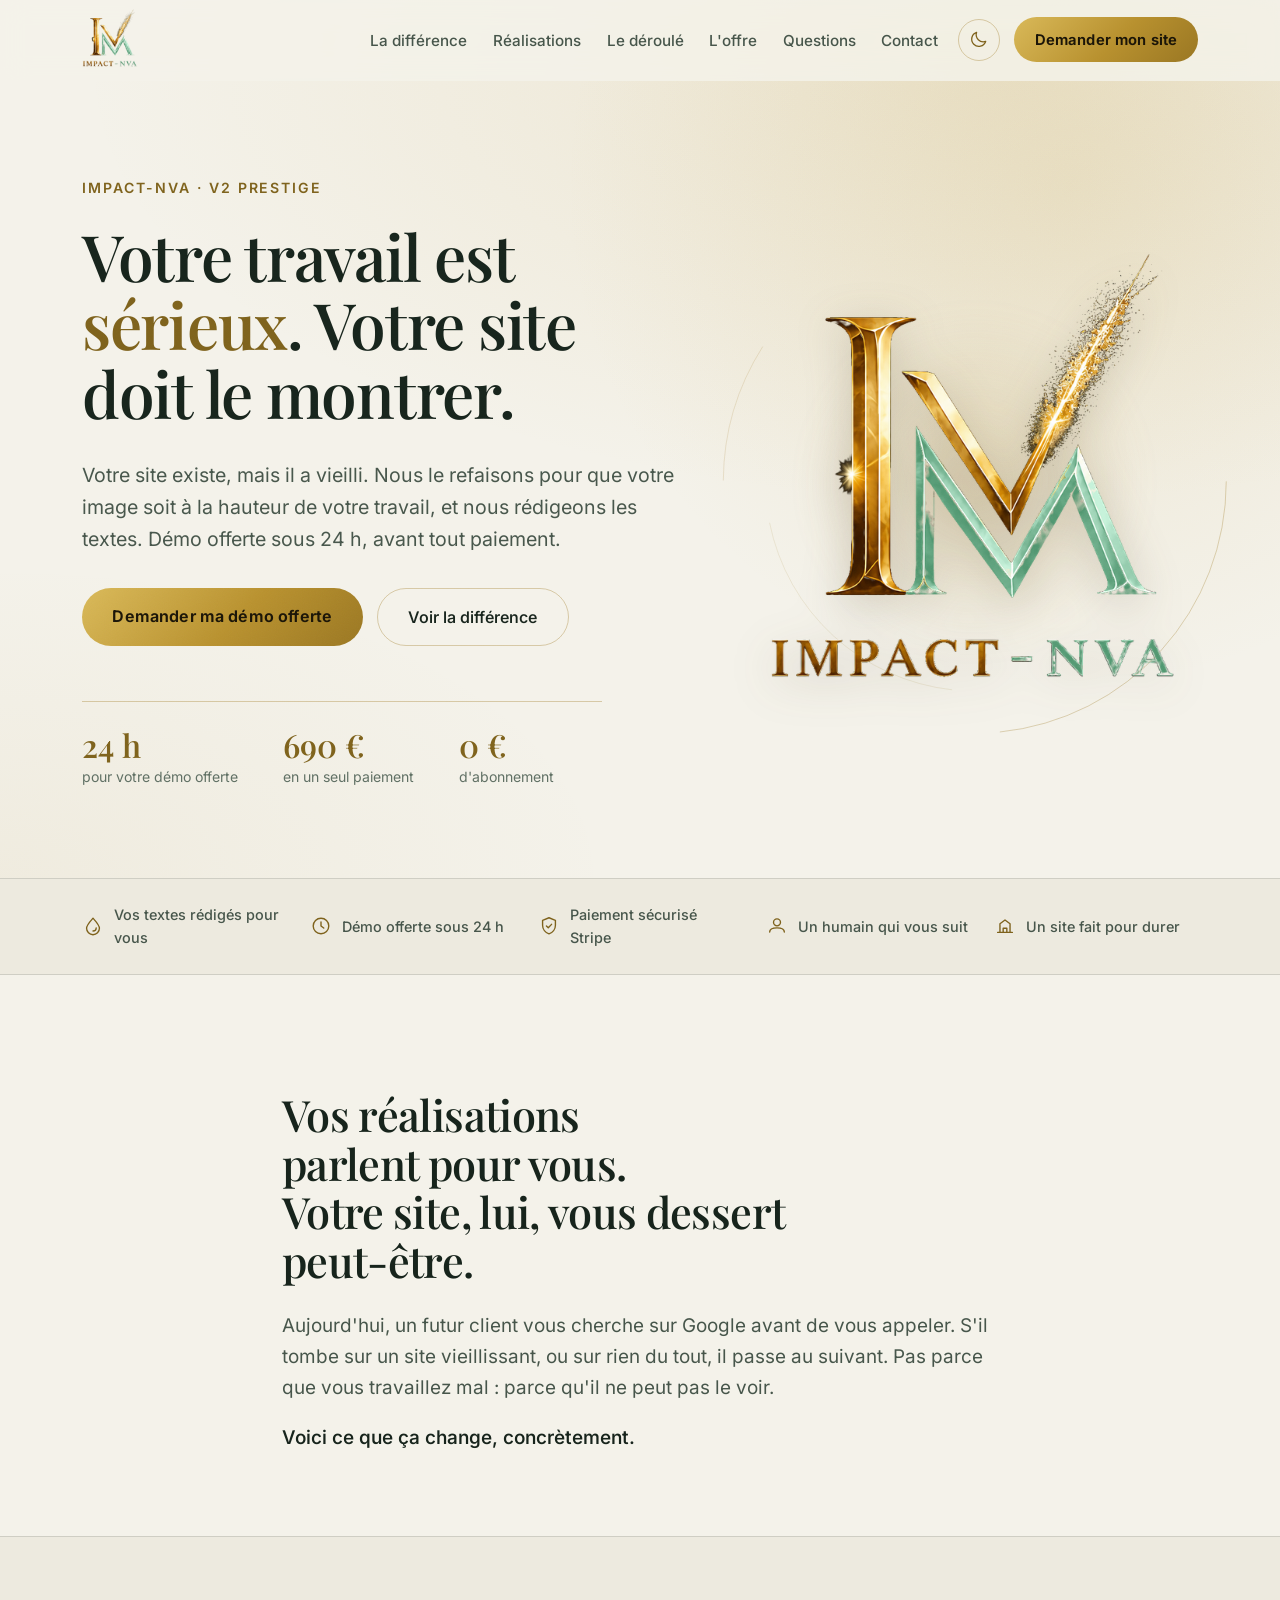
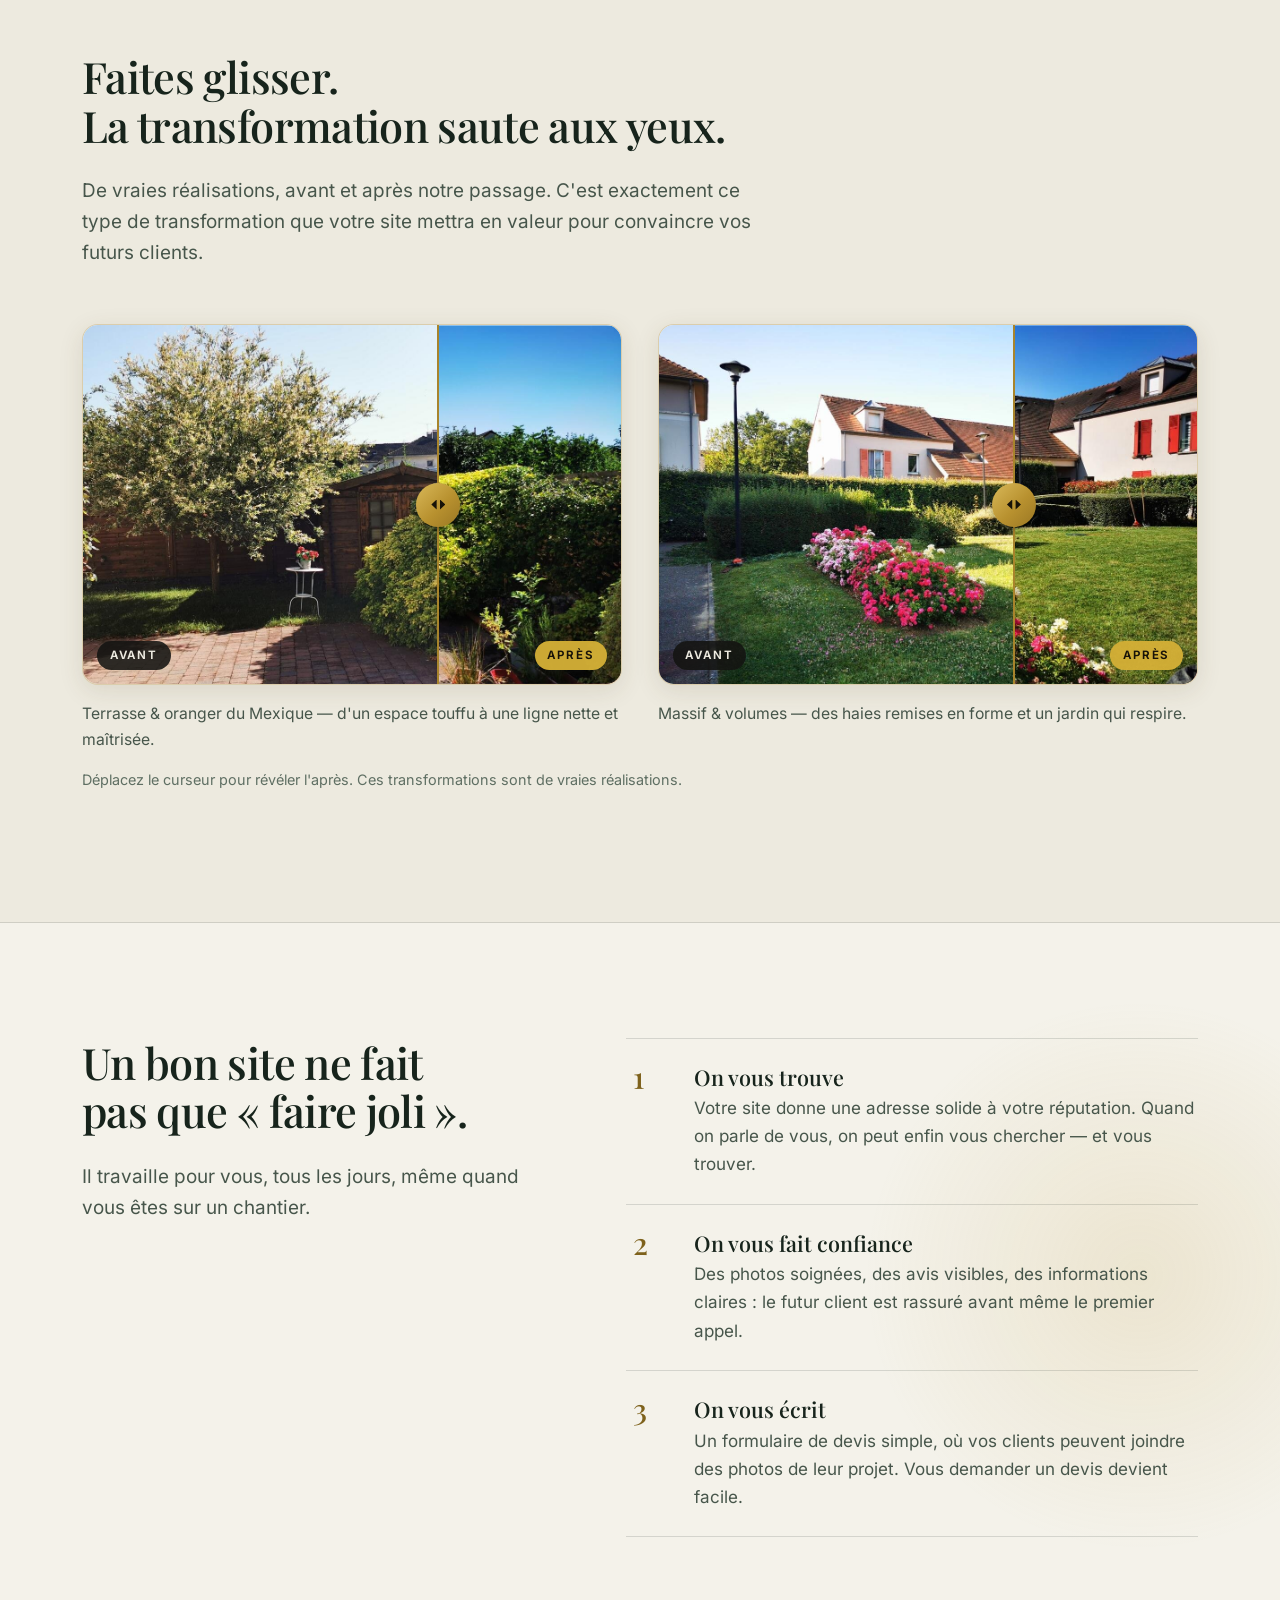
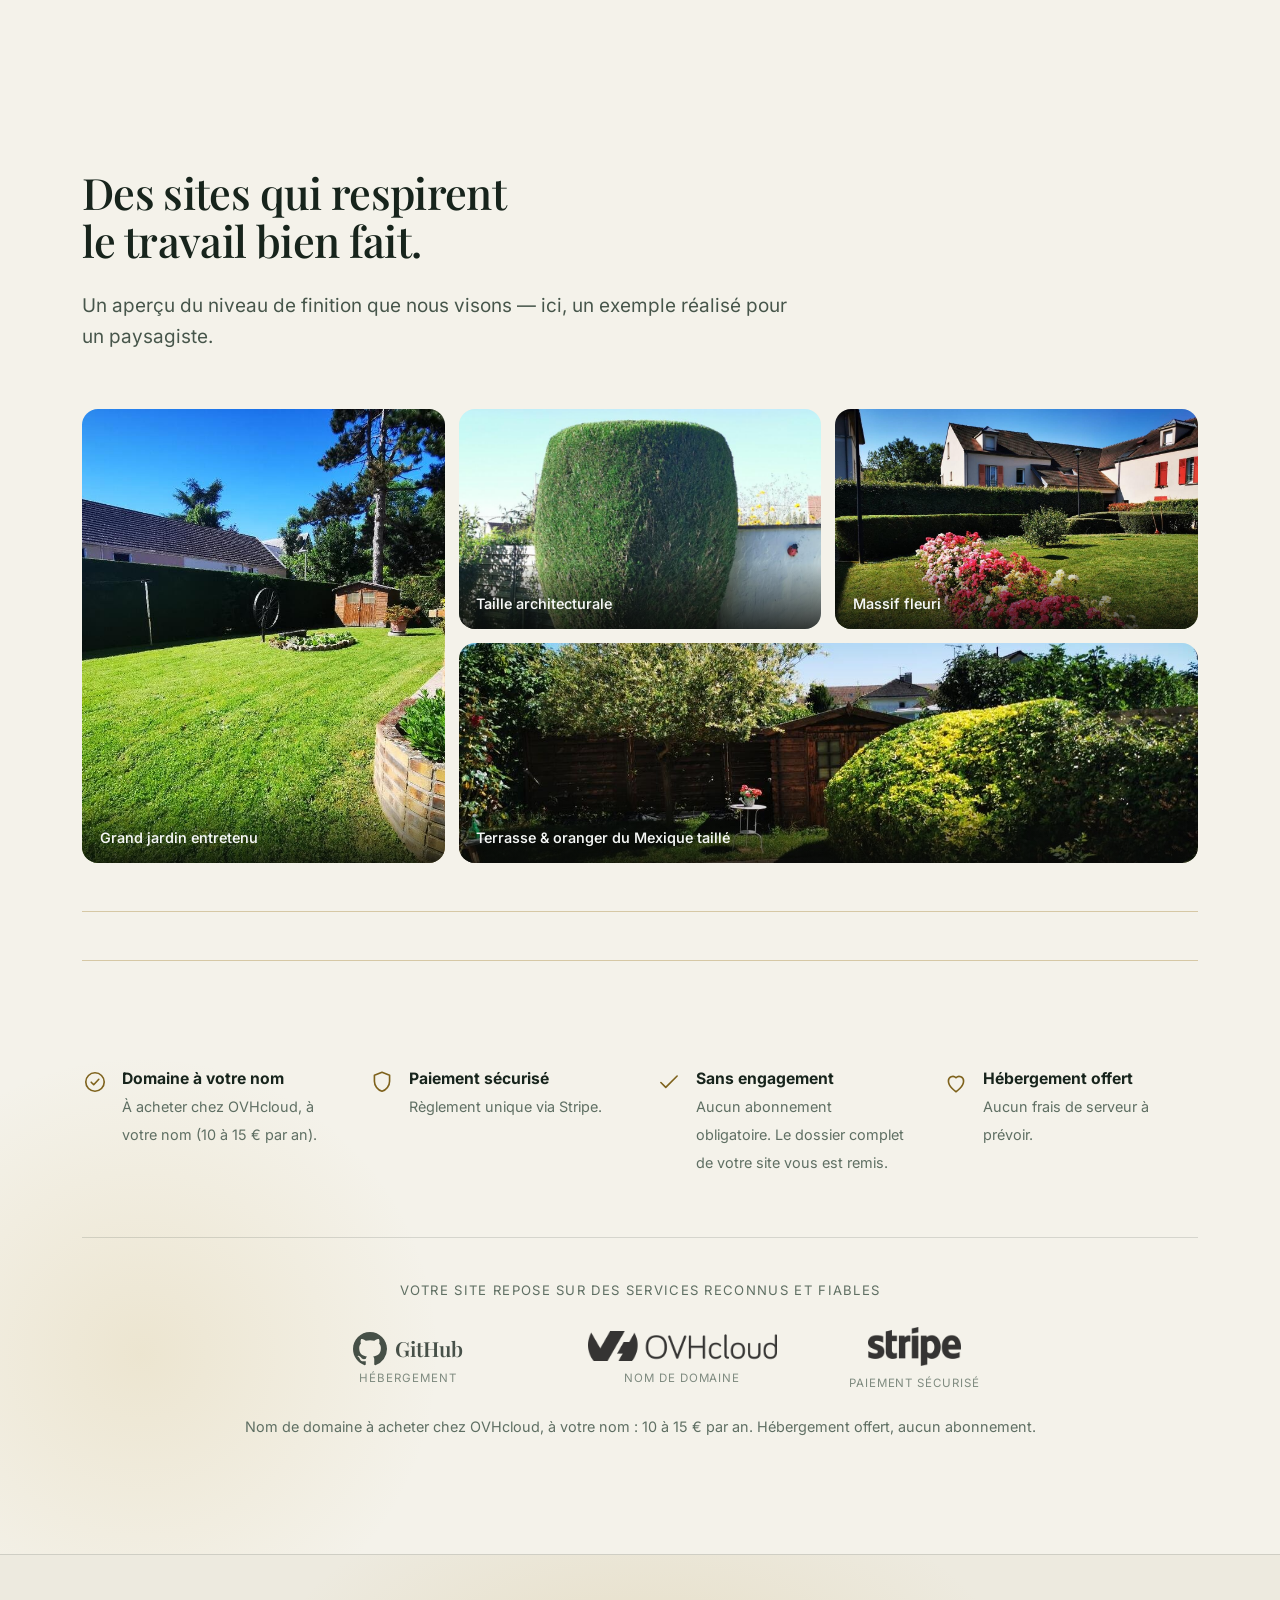
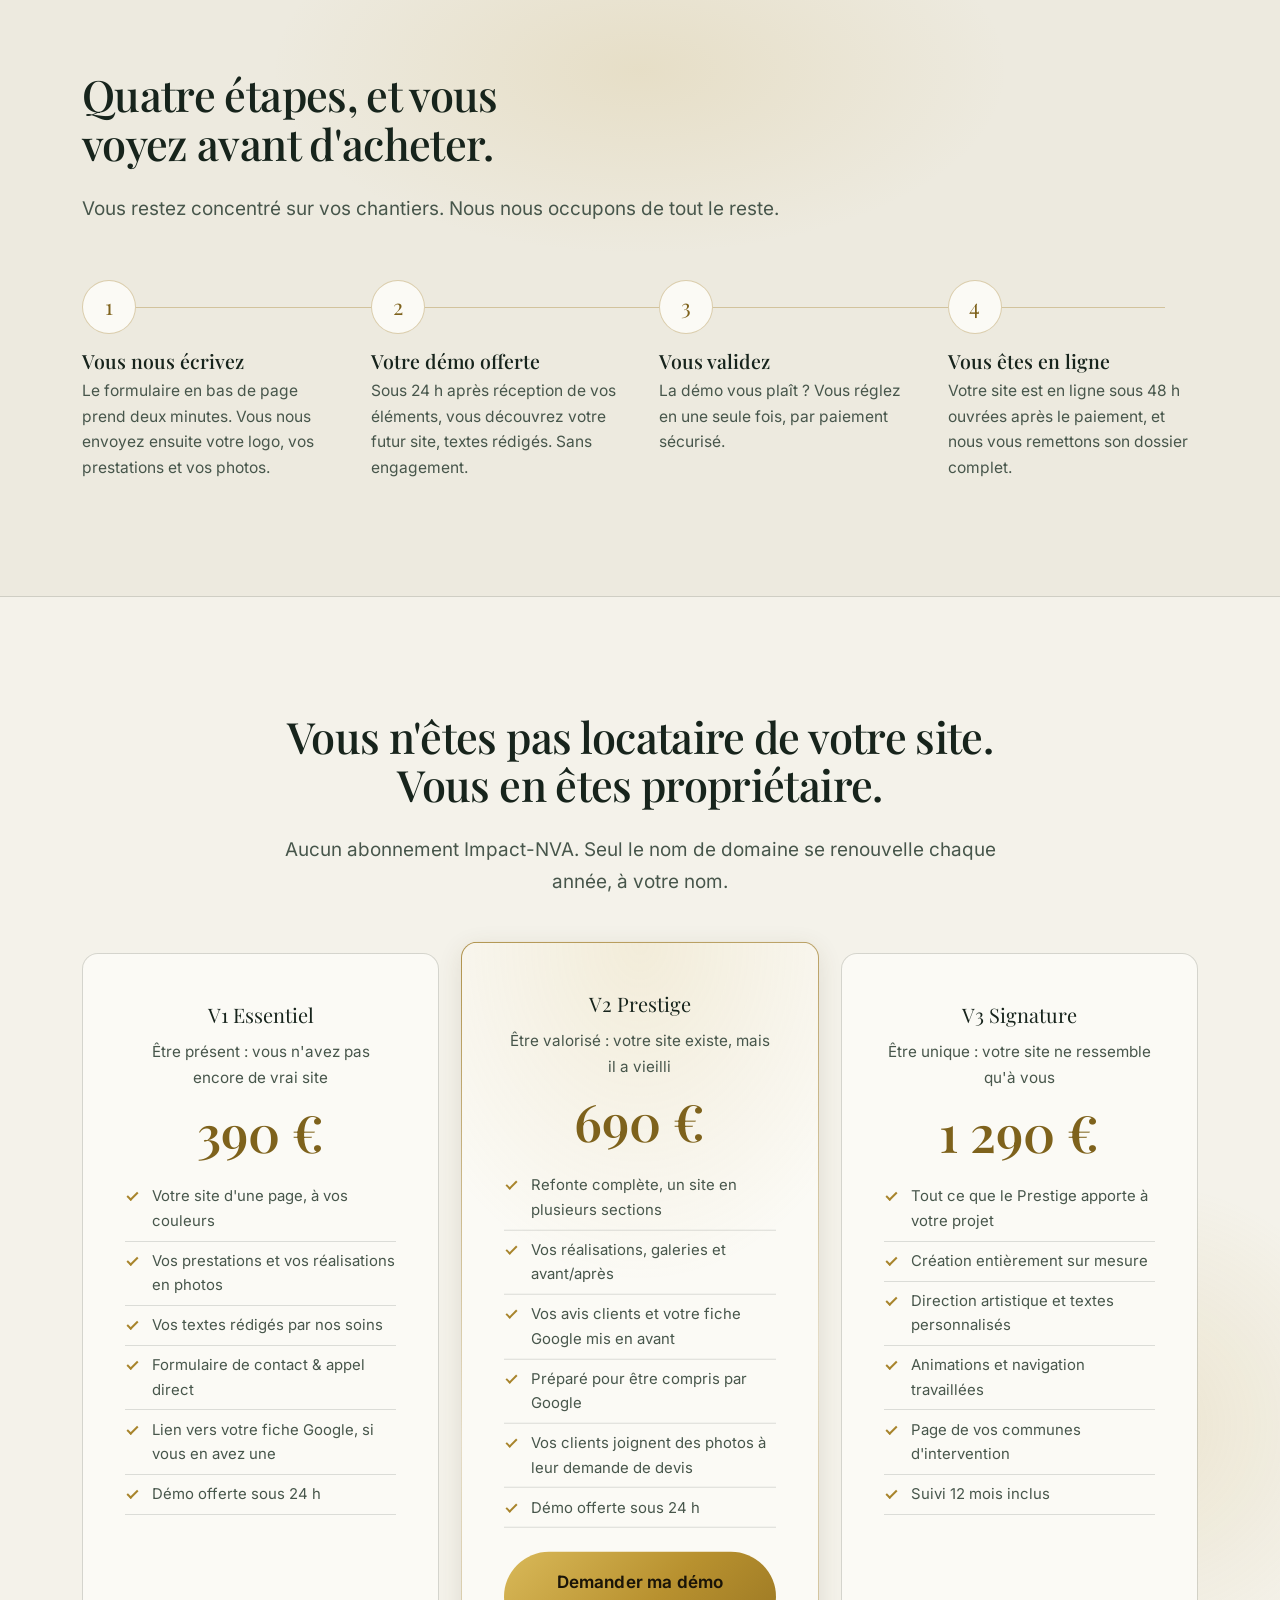
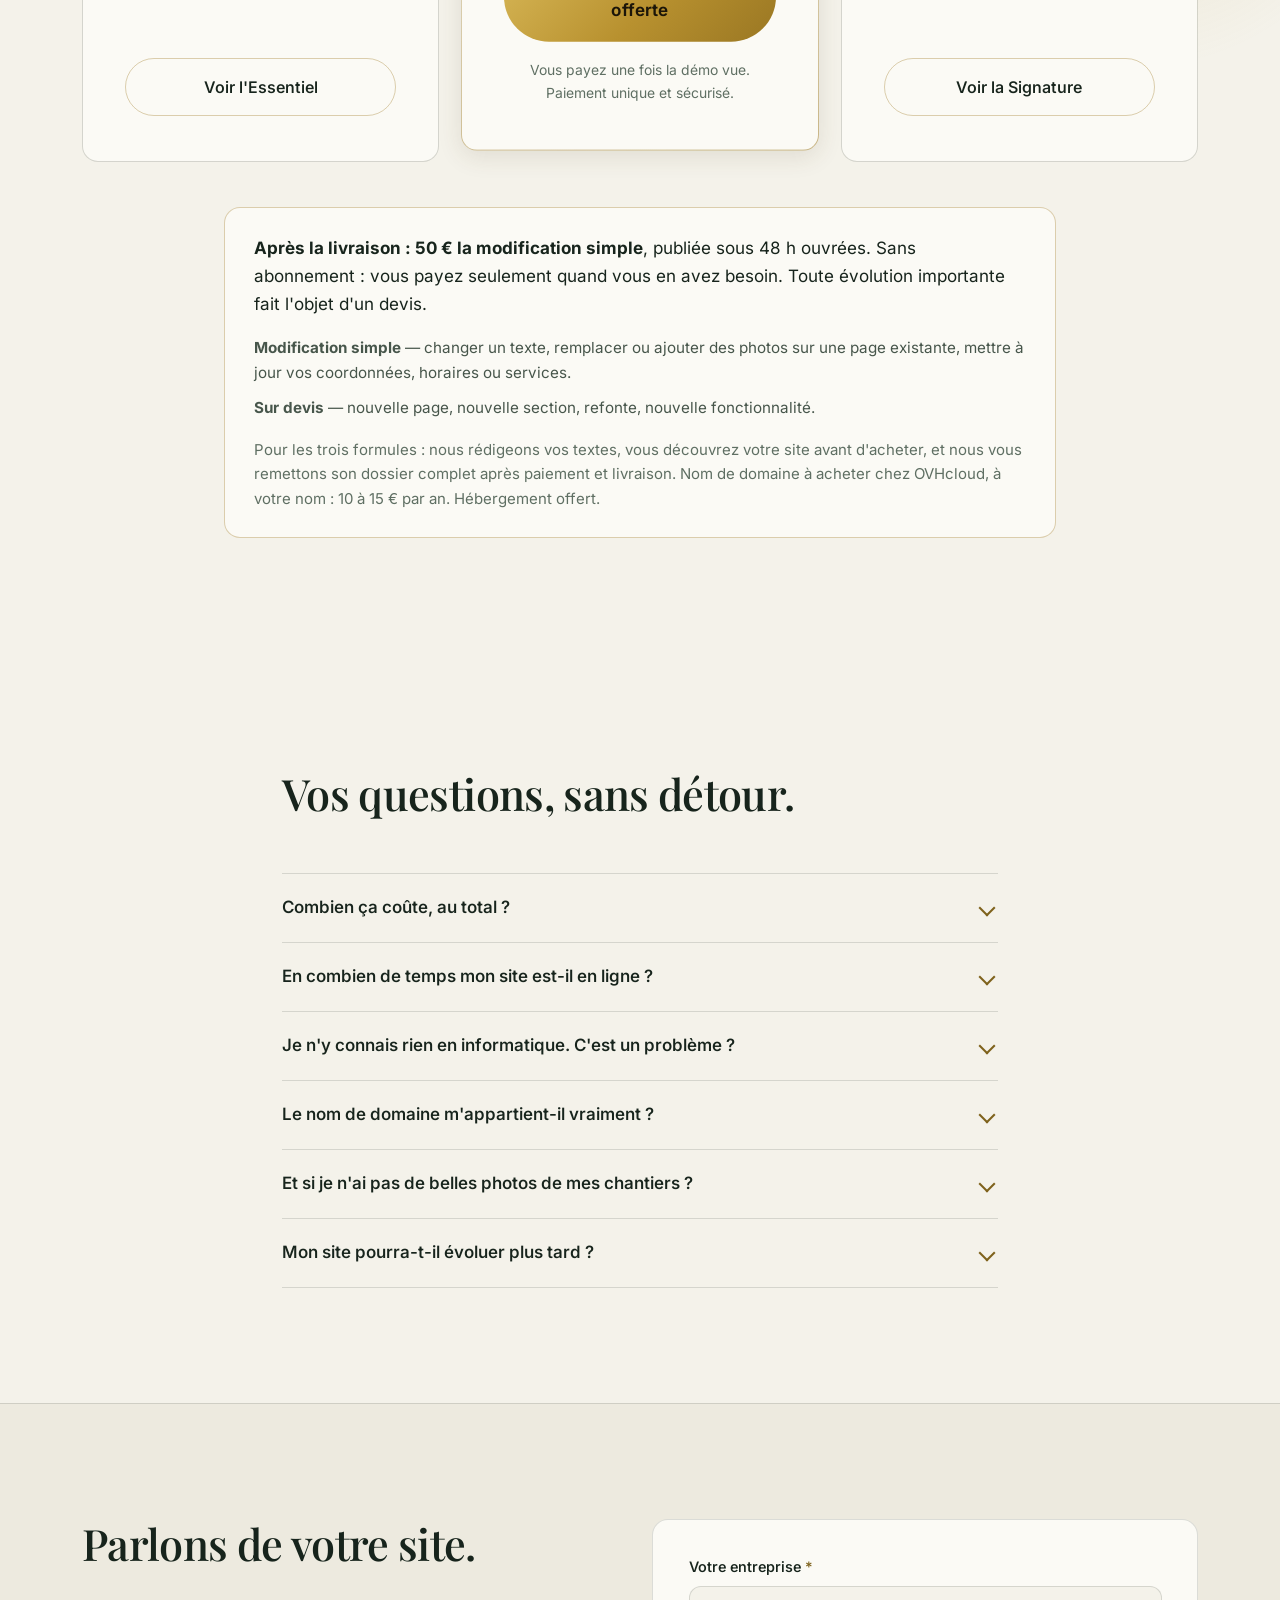
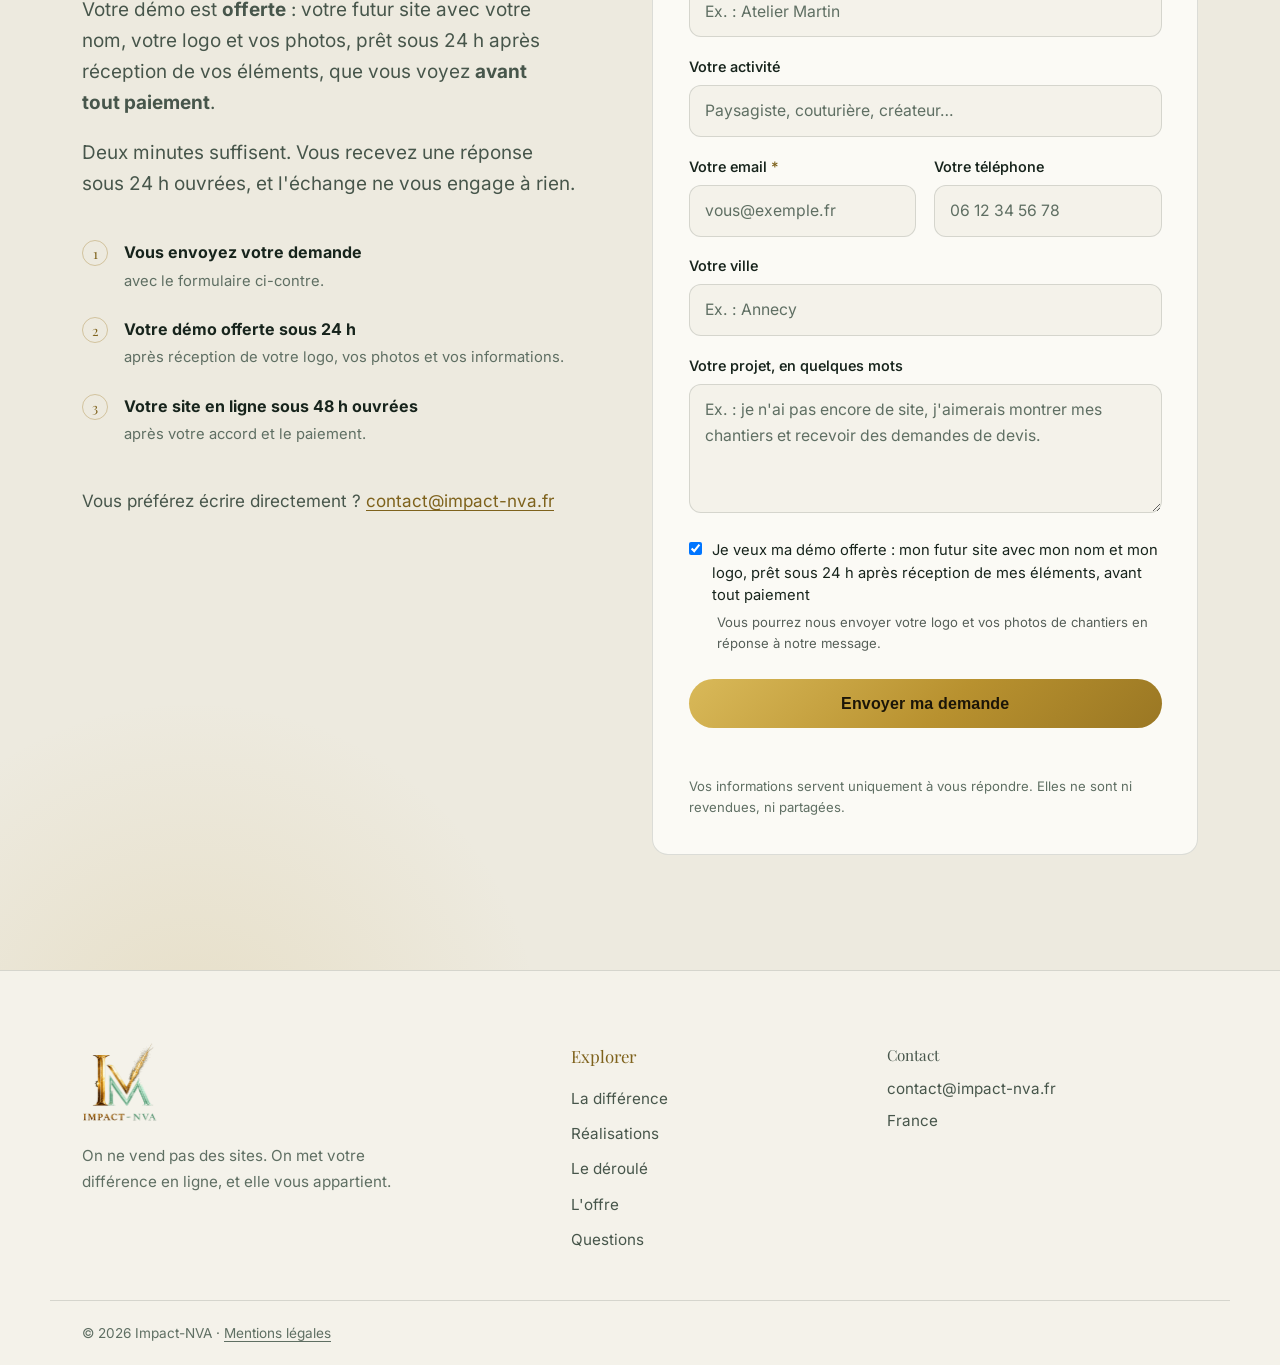
<file: index.html>
<!DOCTYPE html>
<html lang="fr">
<head>
  <meta charset="UTF-8">
  <!-- Google Analytics (GA4) -->
  <script async src="https://www.googletagmanager.com/gtag/js?id=G-78S79Q7FZH"></script>
  <script>
    window.dataLayer = window.dataLayer || [];
    function gtag(){dataLayer.push(arguments);}
    gtag('js', new Date());
    gtag('config', 'G-78S79Q7FZH');
  </script>
  <meta name="viewport" content="width=device-width, initial-scale=1.0">
  <title>Impact-NVA Prestige — Votre travail est sérieux. Votre site doit le montrer.</title>
  <meta name="description" content="Votre site a vieilli ? Impact-NVA le refait pour qu'il soit à la hauteur de votre travail. Textes rédigés pour vous, démo offerte sous 24 h. 690 €, en un seul paiement, sans abonnement — le site vous appartient.">
  <link rel="canonical" href="https://prestige.impact-nva.fr/">
  <meta name="theme-color" content="#0A0F0C">

  <meta property="og:type" content="website">
  <meta property="og:site_name" content="Impact-NVA">
  <meta property="og:locale" content="fr_FR">
  <meta property="og:title" content="Impact-NVA Prestige — Votre travail est sérieux. Votre site doit le montrer.">
  <meta property="og:description" content="Votre image doit être à la hauteur de votre travail. Démo offerte sous 24 h, 690 € en un seul paiement.">
  <meta property="og:url" content="https://prestige.impact-nva.fr/">
  <meta property="og:image" content="https://prestige.impact-nva.fr/og-prestige.jpg">
  <meta property="og:image:width" content="1200">
  <meta property="og:image:height" content="630">
  <meta property="og:image:alt" content="Impact-NVA Prestige : « Votre travail est sérieux. Votre site doit le montrer. », démo offerte sous 24 h, 690 €, 0 € d'abonnement, avec une terrasse avant et après">
  <meta name="twitter:card" content="summary_large_image">
  <meta name="twitter:title" content="Impact-NVA Prestige — Votre travail est sérieux. Votre site doit le montrer.">
  <meta name="twitter:description" content="Votre image doit être à la hauteur de votre travail. Démo offerte sous 24 h, 690 € en un seul paiement.">
  <meta name="twitter:image" content="https://prestige.impact-nva.fr/og-prestige.jpg">
  <meta name="twitter:image:alt" content="Impact-NVA Prestige : « Votre travail est sérieux. Votre site doit le montrer. », démo offerte sous 24 h, 690 €, 0 € d'abonnement, avec une terrasse avant et après">

  <link rel="icon" type="image/png" sizes="192x192" href="assets/icons/icone-192.png">
  <link rel="icon" type="image/png" sizes="32x32" href="assets/icons/favicon-32.png">
  <link rel="icon" type="image/png" sizes="16x16" href="assets/icons/favicon-16.png">
  <link rel="apple-touch-icon" href="assets/icons/apple-touch-icon.png">

  <link rel="preload" href="assets/fonts/playfair-var.woff2" as="font" type="font/woff2" crossorigin>
  <link rel="preload" href="assets/fonts/inter-var.woff2" as="font" type="font/woff2" crossorigin>
  <link rel="stylesheet" href="assets/css/style.css?v=21112026">

  <script>
    (function () {
      document.documentElement.classList.add('js');
      var saved = null;
      try { saved = localStorage.getItem('inva-theme'); } catch (e) {}
      var theme = saved || (window.matchMedia && window.matchMedia('(prefers-color-scheme: light)').matches ? 'jour' : 'nuit');
      document.documentElement.setAttribute('data-theme', theme);
    })();
  </script>

  <script type="application/ld+json">
  {
    "@context": "https://schema.org",
    "@type": "ProfessionalService",
    "parentOrganization": { "@id": "https://impact-nva.fr/#organisation" },
    "name": "Impact-NVA",
    "url": "https://prestige.impact-nva.fr/",
    "logo": "https://prestige.impact-nva.fr/assets/images/logo-impact.png",
    "description": "Refonte de sites internet pour artisans et indépendants : textes rédigés, démo offerte sous 24 h, aucun abonnement.",
    "email": "contact@impact-nva.fr",
    "areaServed": { "@type": "AdministrativeArea", "name": "Seine-et-Marne" },
    "priceRange": "390€-1290€"
  }
  </script>
  <script type="application/ld+json">
  {
    "@context": "https://schema.org",
    "@type": "FAQPage",
    "mainEntity": [
      {
        "@type": "Question",
        "name": "Combien coûte un site Impact-NVA ?",
        "acceptedAnswer": { "@type": "Answer", "text": "L'offre V2 Prestige est à 690 €. C'est un paiement unique et sécurisé par Stripe, sans abonnement. Seul le nom de domaine (10 à 15 € par an chez OVH) reste à votre charge, et il est enregistré à votre nom. Ensuite, une modification simple coûte 50 €, seulement si vous en avez besoin." }
      },
      {
        "@type": "Question",
        "name": "En combien de temps mon site est-il en ligne ?",
        "acceptedAnswer": { "@type": "Answer", "text": "Votre démo offerte est prête sous 24 h après réception de vos éléments : vos photos, vos coordonnées et quelques informations sur votre activité. Une fois la démo validée et payée, votre site est en ligne sous 48 h ouvrées." }
      },
      {
        "@type": "Question",
        "name": "Je n'y connais rien en informatique, c'est un problème ?",
        "acceptedAnswer": { "@type": "Answer", "text": "Aucun. Vous n'avez rien à installer, rien à gérer, rien à apprendre. Vous nous envoyez vos photos et vos informations, nous rédigeons les textes et faisons le reste." }
      },
      {
        "@type": "Question",
        "name": "Le nom de domaine m'appartient-il vraiment ?",
        "acceptedAnswer": { "@type": "Answer", "text": "Oui. Votre nom de domaine est acheté chez OVH et enregistré à votre nom, pas au nôtre. Si un jour vous voulez partir, il vous suit. Vous restez propriétaire de votre adresse." }
      },
      {
        "@type": "Question",
        "name": "Et si je n'ai pas de belles photos de mes chantiers ?",
        "acceptedAnswer": { "@type": "Answer", "text": "Ce n'est pas un problème : envoyez-nous les photos que vous avez, Impact-NVA s'en charge." }
      },
      {
        "@type": "Question",
        "name": "Pourrai-je faire évoluer mon site plus tard ?",
        "acceptedAnswer": { "@type": "Answer", "text": "Oui. Une modification simple (changer un texte, remplacer ou ajouter des photos sur une page existante, mettre à jour vos coordonnées, horaires ou services) coûte 50 € et est publiée sous 48 h ouvrées. Une nouvelle page, une nouvelle section, une refonte ou une nouvelle fonctionnalité fait l'objet d'un devis. Et si votre activité grandit, votre site peut évoluer vers la version Signature sans repartir de zéro." }
      }
    ]
  }
  </script>
</head>
<body>

<a class="skip-link" href="#contenu">Aller au contenu</a>

<header class="site-header" id="haut">
  <div class="header-inner">
    <a class="brand" href="#haut" aria-label="Impact-NVA, retour en haut de page">
      <img class="brand-logo" src="assets/images/logo-impact.png" alt="Impact-NVA" width="220" height="242">
    </a>
    <nav class="site-nav" aria-label="Navigation principale">
      <ul class="nav-links" id="nav-links">
        <li><a href="#difference">La différence</a></li>
        <li><a href="#realisations">Réalisations</a></li>
        <li><a href="#deroule">Le déroulé</a></li>
        <li><a href="#offre">L'offre</a></li>
        <li><a href="#questions">Questions</a></li>
        <li><a href="#contact">Contact</a></li>
      </ul>
    </nav>
    <div class="header-actions">
      <button class="theme-toggle" id="theme-toggle" type="button" aria-label="Basculer entre le mode jour et le mode nuit">
        <svg class="icon-sun" viewBox="0 0 24 24" fill="none" stroke="currentColor" stroke-width="1.5" stroke-linecap="round" aria-hidden="true"><circle cx="12" cy="12" r="4.2"/><path d="M12 2.5v2.4M12 19.1v2.4M2.5 12h2.4M19.1 12h2.4M5.3 5.3l1.7 1.7M17 17l1.7 1.7M18.7 5.3 17 7M7 17l-1.7 1.7"/></svg>
        <svg class="icon-moon" viewBox="0 0 24 24" fill="none" stroke="currentColor" stroke-width="1.5" stroke-linecap="round" stroke-linejoin="round" aria-hidden="true"><path d="M20.2 14.2A8.2 8.2 0 0 1 9.8 3.8a8.2 8.2 0 1 0 10.4 10.4Z"/></svg>
      </button>
      <a class="cta-button header-cta" href="#contact">Demander mon site</a>
      <button class="nav-toggle" id="nav-toggle" type="button" aria-expanded="false" aria-controls="nav-links" aria-label="Ouvrir le menu">
        <span></span><span></span><span></span>
      </button>
    </div>
  </div>
</header>

<main id="contenu">

  <!-- ============ HERO ============ -->
  <section class="hero">
    <div class="hero-glow" aria-hidden="true"></div>
    <div class="container hero-grid">
      <div class="hero-copy">
        <p class="hero-kicker">Impact-NVA · V2 Prestige</p>
        <h1 class="hero-title">Votre travail est <span class="hero-accent">sérieux</span>. Votre site doit le montrer.</h1>
        <p class="hero-subtitle">Votre site existe, mais il a vieilli. Nous le refaisons pour que votre image soit à la hauteur de votre travail, et nous rédigeons les textes. Démo offerte sous 24&nbsp;h, avant tout paiement.</p>
        <div class="hero-actions">
          <a class="cta-button" href="#contact">Demander ma démo offerte</a>
          <a class="ghost-button" href="#difference">Voir la différence</a>
        </div>
        <dl class="hero-marks" aria-label="Repères clés">
          <div class="mark"><dt>24&nbsp;h</dt><dd>pour votre démo offerte</dd></div>
          <div class="mark"><dt>690&nbsp;€</dt><dd>en un seul paiement</dd></div>
          <div class="mark"><dt>0&nbsp;€</dt><dd>d'abonnement</dd></div>
        </dl>
      </div>
      <div class="hero-visual" aria-hidden="true">
        <svg class="hero-orbits" viewBox="0 0 600 600" fill="none" aria-hidden="true">
          <circle cx="300" cy="300" r="286" stroke="currentColor" stroke-width="1" stroke-dasharray="420 1380" stroke-linecap="round"/>
          <circle cx="300" cy="300" r="286" stroke="currentColor" stroke-width="1" stroke-dasharray="160 1640" stroke-dashoffset="-900" stroke-linecap="round" opacity=".55"/>
          <circle cx="300" cy="300" r="238" stroke="currentColor" stroke-width="1" stroke-dasharray="300 1200" stroke-dashoffset="-400" stroke-linecap="round" opacity=".4"/>
        </svg>
        <img src="assets/images/logo-sans-fond.png" alt="" width="540" height="595" fetchpriority="high">
      </div>
    </div>
  </section>

  <!-- ============ BANDE CONFIANCE ============ -->
  <section class="trust-band" aria-label="Ce qui nous distingue">
    <div class="container">
      <ul class="trust-list">
        <li>
          <svg viewBox="0 0 24 24" fill="none" stroke="currentColor" stroke-width="1.5" stroke-linecap="round" stroke-linejoin="round" aria-hidden="true"><path d="M12 3.5c-4.5 5-7 7.6-7 11a7 7 0 0 0 14 0c0-3.4-2.5-6-7-11Z"/><path d="M12 17.5c2 0 3.5-1.5 3.5-3.5"/></svg>
          <span>Vos textes rédigés pour vous</span>
        </li>
        <li>
          <svg viewBox="0 0 24 24" fill="none" stroke="currentColor" stroke-width="1.5" stroke-linecap="round" stroke-linejoin="round" aria-hidden="true"><circle cx="12" cy="12" r="8.5"/><path d="M12 7.5V12l3 2.2"/></svg>
          <span>Démo offerte sous 24&nbsp;h</span>
        </li>
        <li>
          <svg viewBox="0 0 24 24" fill="none" stroke="currentColor" stroke-width="1.5" stroke-linecap="round" stroke-linejoin="round" aria-hidden="true"><path d="M12 3 5 5.8v5.4c0 4.3 3 8.1 7 9.3 4-1.2 7-5 7-9.3V5.8L12 3Z"/><path d="m9.2 12 2 2 3.6-3.8"/></svg>
          <span>Paiement sécurisé Stripe</span>
        </li>
        <li>
          <svg viewBox="0 0 24 24" fill="none" stroke="currentColor" stroke-width="1.5" stroke-linecap="round" stroke-linejoin="round" aria-hidden="true"><path d="M4 18.5c0-3 3.6-4.5 8-4.5s8 1.5 8 4.5"/><circle cx="12" cy="8" r="3.8"/></svg>
          <span>Un humain qui vous suit</span>
        </li>
        <li>
          <svg viewBox="0 0 24 24" fill="none" stroke="currentColor" stroke-width="1.5" stroke-linecap="round" stroke-linejoin="round" aria-hidden="true"><path d="M4 19h16M6.5 19V9.5l5.5-4 5.5 4V19"/><path d="M10 19v-4.5h4V19"/></svg>
          <span>Un site fait pour durer</span>
        </li>
      </ul>
    </div>
  </section>

  <!-- ============ PROBLÈME → PROMESSE ============ -->
  <section class="section section-pitch">
    <div class="container narrow reveal">
      <h2 class="section-title">Vos réalisations parlent pour vous.<br>Votre site, lui, vous dessert peut-être.</h2>
      <p class="section-lead">Aujourd'hui, un futur client vous cherche sur Google avant de vous appeler. S'il tombe sur un site vieillissant, ou sur rien du tout, il passe au suivant. Pas parce que vous travaillez mal&nbsp;: parce qu'il ne peut pas le voir.</p>
      <p class="section-lead strong">Voici ce que ça change, concrètement.</p>
    </div>
  </section>

  <!-- ============ AVANT / APRÈS ============ -->
  <section class="section ba-section" id="difference">
    <div class="container reveal">
      <div class="section-head">
        <h2 class="section-title">Faites glisser.<br>La transformation saute aux yeux.</h2>
        <p class="section-lead">De vraies réalisations, avant et après notre passage. C'est exactement ce type de transformation que votre site mettra en valeur pour convaincre vos futurs clients.</p>
      </div>

      <div class="ba-showcase">

        <figure class="ba-card">
          <div class="ba-slider">
            <div class="ba-old">
              <img loading="lazy" src="assets/images/avant-terrasse.jpg" width="1200" height="801" alt="Terrasse et haie avant l'intervention : végétation dense et peu structurée">
            </div>
            <div class="ba-new">
              <img loading="lazy" src="assets/images/realisation-terrasse-haie.jpg" width="1200" height="801" alt="La même terrasse après : oranger du Mexique taillé, espace net et structuré">
            </div>
            <span class="ba-label ba-label-old" aria-hidden="true">Avant</span>
            <span class="ba-label ba-label-new" aria-hidden="true">Après</span>
            <div class="ba-handle" aria-hidden="true"><span class="ba-handle-grip"></span></div>
            <input type="range" class="ba-range" min="0" max="100" value="50" step="0.1" aria-label="Comparer l'avant et l'après de la terrasse et de la haie">
          </div>
          <figcaption>Terrasse &amp; oranger du Mexique — d'un espace touffu à une ligne nette et maîtrisée.</figcaption>
        </figure>

        <figure class="ba-card">
          <div class="ba-slider">
            <div class="ba-old">
              <img loading="lazy" src="assets/images/avant-massif.jpg" width="1200" height="801" alt="Jardin avec massif avant l'intervention : haies irrégulières">
            </div>
            <div class="ba-new">
              <img loading="lazy" src="assets/images/realisation-massif-fleuri.jpg" width="1200" height="801" alt="Le même jardin après : haies sculptées et massif fleuri mis en valeur">
            </div>
            <span class="ba-label ba-label-old" aria-hidden="true">Avant</span>
            <span class="ba-label ba-label-new" aria-hidden="true">Après</span>
            <div class="ba-handle" aria-hidden="true"><span class="ba-handle-grip"></span></div>
            <input type="range" class="ba-range" min="0" max="100" value="50" step="0.1" aria-label="Comparer l'avant et l'après du massif fleuri">
          </div>
          <figcaption>Massif &amp; volumes — des haies remises en forme et un jardin qui respire.</figcaption>
        </figure>

      </div>
      <p class="ba-hint">Déplacez le curseur pour révéler l'après. Ces transformations sont de vraies réalisations.</p>
    </div>
  </section>

  <!-- ============ BÉNÉFICES ============ -->
  <section class="section section-benefits">
    <div class="container">
      <div class="benefits-grid reveal">
        <div class="benefit-intro">
          <h2 class="section-title">Un bon site ne fait pas que « faire joli ».</h2>
          <p class="section-lead">Il travaille pour vous, tous les jours, même quand vous êtes sur un chantier.</p>
        </div>
        <ol class="benefit-list">
          <li>
            <h3>On vous trouve</h3>
            <p>Votre site donne une adresse solide à votre réputation. Quand on parle de vous, on peut enfin vous chercher — et vous trouver.</p>
          </li>
          <li>
            <h3>On vous fait confiance</h3>
            <p>Des photos soignées, des avis visibles, des informations claires&nbsp;: le futur client est rassuré avant même le premier appel.</p>
          </li>
          <li>
            <h3>On vous écrit</h3>
            <p>Un formulaire de devis simple, où vos clients peuvent joindre des photos de leur projet. Vous demander un devis devient facile.</p>
          </li>
        </ol>
      </div>
    </div>
  </section>

  <!-- ============ RÉALISATIONS & PREUVES ============ -->
  <section class="section" id="realisations">
    <div class="container reveal">
      <div class="section-head">
        <h2 class="section-title">Des sites qui respirent le travail bien fait.</h2>
        <p class="section-lead">Un aperçu du niveau de finition que nous visons — ici, un exemple réalisé pour un paysagiste.</p>
      </div>
      <div class="gallery">
        <figure class="g-item g-tall">
          <img loading="lazy" src="assets/images/realisation-grand-jardin.jpg" width="1200" height="900" alt="Grand jardin entretenu par un paysagiste, pelouse impeccable et volumes taillés">
          <figcaption>Grand jardin entretenu</figcaption>
        </figure>
        <figure class="g-item">
          <img loading="lazy" src="assets/images/realisation-taille-architecturale.jpg" width="900" height="1200" alt="Taille architecturale d'un arbuste, forme nette et maîtrisée">
          <figcaption>Taille architecturale</figcaption>
        </figure>
        <figure class="g-item">
          <img loading="lazy" src="assets/images/realisation-massif-fleuri.jpg" width="1200" height="900" alt="Massif fleuri aux finitions soignées">
          <figcaption>Massif fleuri</figcaption>
        </figure>
        <figure class="g-item g-wide">
          <img loading="lazy" src="assets/images/realisation-terrasse-haie.jpg" width="1200" height="900" alt="Terrasse et oranger du Mexique taillé">
          <figcaption>Terrasse &amp; oranger du Mexique taillé</figcaption>
        </figure>
      </div>

      <div class="proof-strip" id="proof-stats" hidden>
        <!-- Rempli automatiquement depuis config.js quand des statistiques sont disponibles -->
      </div>

      <div class="reviews" id="proof-reviews" hidden>
        <!-- Rempli automatiquement depuis config.js quand des avis clients sont disponibles -->
      </div>

      <ul class="guarantees">
        <li>
          <svg viewBox="0 0 24 24" fill="none" stroke="currentColor" stroke-width="1.5" stroke-linecap="round" stroke-linejoin="round" aria-hidden="true"><circle cx="12" cy="12" r="8.5"/><path d="m8.5 12.2 2.3 2.3 4.7-5"/></svg>
          <div><strong>Domaine à votre nom</strong><span>À acheter chez OVHcloud, à votre nom (10 à 15&nbsp;€ par an).</span></div>
        </li>
        <li>
          <svg viewBox="0 0 24 24" fill="none" stroke="currentColor" stroke-width="1.5" stroke-linecap="round" stroke-linejoin="round" aria-hidden="true"><path d="M12 3 5 5.8v5.4c0 4.3 3 8.1 7 9.3 4-1.2 7-5 7-9.3V5.8L12 3Z"/></svg>
          <div><strong>Paiement sécurisé</strong><span>Règlement unique via Stripe.</span></div>
        </li>
        <li>
          <svg viewBox="0 0 24 24" fill="none" stroke="currentColor" stroke-width="1.5" stroke-linecap="round" stroke-linejoin="round" aria-hidden="true"><path d="M4.5 12.5 9 17l10.5-10.5"/></svg>
          <div><strong>Sans engagement</strong><span>Aucun abonnement obligatoire. Le dossier complet de votre site vous est remis.</span></div>
        </li>
        <li>
          <svg viewBox="0 0 24 24" fill="none" stroke="currentColor" stroke-width="1.5" stroke-linecap="round" stroke-linejoin="round" aria-hidden="true"><path d="M12 21s-7-4.6-7-10a4.1 4.1 0 0 1 7-2.9A4.1 4.1 0 0 1 19 11c0 5.4-7 10-7 10Z"/></svg>
          <div><strong>Hébergement offert</strong><span>Aucun frais de serveur à prévoir.</span></div>
        </li>
      </ul>

      <div class="partners">
        <p class="partners-label">Votre site repose sur des services reconnus et fiables</p>
        <ul class="partners-logos">
          <li class="partner">
            <svg class="partner-github" viewBox="0 0 16 16" aria-hidden="true"><path fill="currentColor" d="M8 0C3.58 0 0 3.58 0 8c0 3.54 2.29 6.53 5.47 7.59.4.07.55-.17.55-.38 0-.19-.01-.82-.01-1.49-2.01.37-2.53-.49-2.69-.94-.09-.23-.48-.94-.82-1.13-.28-.15-.68-.52-.01-.53.63-.01 1.08.58 1.23.82.72 1.21 1.87.87 2.33.66.07-.52.28-.87.51-1.07-1.78-.2-3.64-.89-3.64-3.95 0-.87.31-1.59.82-2.15-.08-.2-.36-1.02.08-2.12 0 0 .67-.21 2.2.82.64-.18 1.32-.27 2-.27.68 0 1.36.09 2 .27 1.53-1.04 2.2-.82 2.2-.82.44 1.1.16 1.92.08 2.12.51.56.82 1.27.82 2.15 0 3.07-1.87 3.75-3.65 3.95.29.25.54.73.54 1.48 0 1.07-.01 1.93-.01 2.2 0 .21.15.46.55.38A8.013 8.013 0 0 0 16 8c0-4.42-3.58-8-8-8Z"/></svg>
            <span class="partner-name">GitHub</span>
            <span class="partner-role">Hébergement</span>
          </li>
          <li class="partner">
            <img class="partner-img" src="assets/images/logo-ovh.png" alt="OVHcloud" width="960" height="152">
            <span class="partner-role">Nom de domaine</span>
          </li>
          <li class="partner">
            <img class="partner-img partner-stripe" src="assets/images/logo-stripe.png" alt="Stripe" width="960" height="400">
            <span class="partner-role">Paiement sécurisé</span>
          </li>
        </ul>
        <p class="partners-domaine">Nom de domaine à acheter chez OVHcloud, à votre nom&nbsp;: 10 à 15&nbsp;€ par an. Hébergement offert, aucun abonnement.</p>
      </div>
    </div>
  </section>

  <!-- ============ PROCESSUS ============ -->
  <section class="section section-process" id="deroule">
    <div class="container reveal">
      <div class="section-head">
        <h2 class="section-title">Quatre étapes, et vous voyez avant d'acheter.</h2>
        <p class="section-lead">Vous restez concentré sur vos chantiers. Nous nous occupons de tout le reste.</p>
      </div>
      <ol class="process">
        <li class="step">
          <span class="step-num" aria-hidden="true">1</span>
          <h3>Vous nous écrivez</h3>
          <p>Le formulaire en bas de page prend deux minutes. Vous nous envoyez ensuite votre logo, vos prestations et vos photos.</p>
        </li>
        <li class="step">
          <span class="step-num" aria-hidden="true">2</span>
          <h3>Votre démo offerte</h3>
          <p>Sous 24&nbsp;h après réception de vos éléments, vous découvrez votre futur site, textes rédigés. Sans engagement.</p>
        </li>
        <li class="step">
          <span class="step-num" aria-hidden="true">3</span>
          <h3>Vous validez</h3>
          <p>La démo vous plaît&nbsp;? Vous réglez en une seule fois, par paiement sécurisé.</p>
        </li>
        <li class="step">
          <span class="step-num" aria-hidden="true">4</span>
          <h3>Vous êtes en ligne</h3>
          <p>Votre site est en ligne sous 48&nbsp;h ouvrées après le paiement, et nous vous remettons son dossier complet.</p>
        </li>
      </ol>
    </div>
  </section>

  <!-- ============ OFFRE ============ -->
  <section class="section section-offer" id="offre">
    <div class="container reveal">
      <div class="section-head offer-head">
        <h2 class="section-title">Vous n'êtes pas locataire de votre site.<br>Vous en êtes propriétaire.</h2>
        <p class="section-lead">Aucun abonnement Impact-NVA. Seul le nom de domaine se renouvelle chaque année, à votre nom.</p>
      </div>
      <div class="offer-trio">
        <article class="offer-card offer-card-alt" aria-label="Offre V1 Essentiel">
          <p class="offer-name">V1&nbsp;Essentiel</p>
          <p class="offer-for">Être présent&nbsp;: vous n'avez pas encore de vrai site</p>
          <p class="offer-price"><span class="price-now">390&nbsp;€</span></p>
          <ul class="offer-terms-list">
            <li>Votre site d'une page, à vos couleurs</li>
            <li>Vos prestations et vos réalisations en photos</li>
            <li>Vos textes rédigés par nos soins</li>
            <li>Formulaire de contact &amp; appel direct</li>
            <li>Lien vers votre fiche Google, si vous en avez une</li>
            <li>Démo offerte sous 24&nbsp;h</li>
          </ul>
          <a class="ghost-button" href="https://essentiel.impact-nva.fr" target="_blank" rel="noopener">Voir l'Essentiel</a>
        </article>
        <article class="offer-card" aria-label="Offre V2 Prestige">
          <p class="offer-name">V2&nbsp;Prestige</p>
          <p class="offer-for">Être valorisé&nbsp;: votre site existe, mais il a vieilli</p>
          <p class="offer-price"><span class="price-now">690&nbsp;€</span></p>
          <ul class="offer-terms-list">
            <li>Refonte complète, un site en plusieurs sections</li>
            <li>Vos réalisations, galeries et avant/après</li>
            <li>Vos avis clients et votre fiche Google mis en avant</li>
            <li>Préparé pour être compris par Google</li>
            <li>Vos clients joignent des photos à leur demande de devis</li>
            <li>Démo offerte sous 24&nbsp;h</li>
          </ul>
          <a class="cta-button" href="#contact">Demander ma démo offerte</a>
          <p class="offer-reassure">Vous payez une fois la démo vue. Paiement unique et sécurisé.</p>
        </article>
        <article class="offer-card offer-card-alt" aria-label="Offre V3 Signature">
          <p class="offer-name">V3&nbsp;Signature</p>
          <p class="offer-for">Être unique&nbsp;: votre site ne ressemble qu'à vous</p>
          <p class="offer-price"><span class="price-now">1&nbsp;290&nbsp;€</span></p>
          <ul class="offer-terms-list">
            <li>Tout ce que le Prestige apporte à votre projet</li>
            <li>Création entièrement sur mesure</li>
            <li>Direction artistique et textes personnalisés</li>
            <li>Animations et navigation travaillées</li>
            <li>Page de vos communes d'intervention</li>
            <li>Suivi 12 mois inclus</li>
          </ul>
          <a class="ghost-button" href="https://impact-nva.fr/#offres" target="_blank" rel="noopener">Voir la Signature</a>
        </article>
      </div>
      <div class="offer-after">
        <p class="offer-after-title"><strong>Après la livraison&nbsp;: 50&nbsp;€ la modification simple</strong>, publiée sous 48&nbsp;h ouvrées. Sans abonnement&nbsp;: vous payez seulement quand vous en avez besoin. Toute évolution importante fait l'objet d'un devis.</p>
        <ul class="offer-after-list">
          <li><strong>Modification simple</strong> — changer un texte, remplacer ou ajouter des photos sur une page existante, mettre à jour vos coordonnées, horaires ou services.</li>
          <li><strong>Sur devis</strong> — nouvelle page, nouvelle section, refonte, nouvelle fonctionnalité.</li>
        </ul>
        <p class="offer-note">Pour les trois formules&nbsp;: nous rédigeons vos textes, vous découvrez votre site avant d'acheter, et nous vous remettons son dossier complet après paiement et livraison. Nom de domaine à acheter chez OVHcloud, à votre nom&nbsp;: 10 à 15&nbsp;€ par an. Hébergement offert.</p>
      </div>
    </div>
  </section>

  <!-- ============ FAQ ============ -->
  <section class="section section-faq" id="questions">
    <div class="container narrow reveal">
      <div class="section-head">
        <h2 class="section-title">Vos questions, sans détour.</h2>
      </div>
      <div class="faq">
        <details class="faq-item">
          <summary>Combien ça coûte, au total&nbsp;?</summary>
          <div class="faq-body"><p>690&nbsp;€, en un seul paiement sécurisé par Stripe. Ensuite, seul votre nom de domaine reste à votre charge&nbsp;: 10 à 15&nbsp;€ par an chez OVH, à votre nom. Aucun abonnement. Si vous voulez changer quelque chose plus tard, c'est 50&nbsp;€ la modification simple, seulement quand vous en avez besoin.</p></div>
        </details>
        <details class="faq-item">
          <summary>En combien de temps mon site est-il en ligne&nbsp;?</summary>
          <div class="faq-body"><p>Votre démo offerte est prête sous 24&nbsp;h après réception de vos éléments&nbsp;: vos photos, vos coordonnées et quelques informations sur votre activité. Une fois la démo validée et payée, votre site est en ligne sous 48&nbsp;h ouvrées. Les textes, c'est nous qui les rédigeons.</p></div>
        </details>
        <details class="faq-item">
          <summary>Je n'y connais rien en informatique. C'est un problème&nbsp;?</summary>
          <div class="faq-body"><p>Aucun. Vous n'avez rien à installer, rien à gérer, rien à apprendre. Votre site fonctionne tout seul, et quand vous voulez y changer quelque chose, vous nous écrivez.</p></div>
        </details>
        <details class="faq-item">
          <summary>Le nom de domaine m'appartient-il vraiment&nbsp;?</summary>
          <div class="faq-body"><p>Oui, et c'est important. Votre domaine est acheté chez OVH et enregistré à votre nom, pas au nôtre. Si un jour vous voulez partir, votre adresse vous suit. Beaucoup d'agences gardent le domaine pour retenir leurs clients — pas nous.</p></div>
        </details>
        <details class="faq-item">
          <summary>Et si je n'ai pas de belles photos de mes chantiers&nbsp;?</summary>
          <div class="faq-body"><p>Ce n'est pas un problème&nbsp;: envoyez-nous les photos que vous avez, Impact-NVA s'en charge.</p></div>
        </details>
        <details class="faq-item">
          <summary>Mon site pourra-t-il évoluer plus tard&nbsp;?</summary>
          <div class="faq-body"><p>Oui. Une modification simple — changer un texte, remplacer ou ajouter des photos sur une page existante, mettre à jour vos coordonnées, horaires ou services — coûte 50&nbsp;€ et est publiée sous 48&nbsp;h ouvrées. Une nouvelle page, une nouvelle section, une refonte ou une nouvelle fonctionnalité fait l'objet d'un devis. Et si votre activité grandit, votre site peut évoluer vers notre version Signature sans repartir de zéro.</p></div>
        </details>
      </div>
    </div>
  </section>

  <!-- ============ CONTACT ============ -->
  <section class="section section-contact" id="contact">
    <div class="container reveal">
      <div class="contact-grid">
        <div class="contact-intro">
          <h2 class="section-title">Parlons de votre site.</h2>
          <p class="section-lead">Votre démo est <strong>offerte</strong>&nbsp;: votre futur site avec votre nom, votre logo et vos photos, prêt sous 24&nbsp;h après réception de vos éléments, que vous voyez <strong>avant tout paiement</strong>.</p>
          <p class="section-lead">Deux minutes suffisent. Vous recevez une réponse sous 24&nbsp;h ouvrées, et l'échange ne vous engage à rien.</p>
          <ol class="contact-steps">
            <li><strong>Vous envoyez votre demande</strong><span>avec le formulaire ci-contre.</span></li>
            <li><strong>Votre démo offerte sous 24&nbsp;h</strong><span>après réception de votre logo, vos photos et vos informations.</span></li>
            <li><strong>Votre site en ligne sous 48&nbsp;h ouvrées</strong><span>après votre accord et le paiement.</span></li>
          </ol>
          <p class="contact-alt">Vous préférez écrire directement&nbsp;? <a href="mailto:contact@impact-nva.fr" data-email-link data-email>contact@impact-nva.fr</a></p>
        </div>
        <form class="contact-form" id="contact-form" data-webhook="https://n8n.srv1677224.hstgr.cloud/webhook/nouveau-prospect" novalidate>
          <input type="hidden" name="offre" value="V2 Prestige">
          <p class="hp-field" aria-hidden="true"><label>Ne pas remplir <input type="text" name="site_web" tabindex="-1" autocomplete="off"></label></p>
          <div class="form-row">
            <label for="f-entreprise">Votre entreprise <span class="req" aria-hidden="true">*</span></label>
            <input id="f-entreprise" name="entreprise" type="text" required autocomplete="organization" placeholder="Ex. : Atelier Martin">
          </div>
          <div class="form-row">
            <label for="f-metier">Votre activité</label>
            <input id="f-metier" name="domaine" type="text" autocomplete="organization-title" placeholder="Paysagiste, couturière, créateur…">
          </div>
          <div class="form-duo">
            <div class="form-row">
              <label for="f-email">Votre email <span class="req" aria-hidden="true">*</span></label>
              <input id="f-email" name="email" type="email" required autocomplete="email" placeholder="vous@exemple.fr">
            </div>
            <div class="form-row">
              <label for="f-tel">Votre téléphone</label>
              <input id="f-tel" name="telephone" type="tel" autocomplete="tel" placeholder="06 12 34 56 78">
            </div>
          </div>
          <div class="form-row">
            <label for="f-ville">Votre ville</label>
            <input id="f-ville" name="ville" type="text" autocomplete="address-level2" placeholder="Ex. : Annecy">
          </div>
          <div class="form-row">
            <label for="f-message">Votre projet, en quelques mots</label>
            <textarea id="f-message" name="message" rows="4" placeholder="Ex. : je n'ai pas encore de site, j'aimerais montrer mes chantiers et recevoir des demandes de devis."></textarea>
          </div>
          <label class="case-demo"><input type="checkbox" name="demo" value="oui" checked><span>Je veux ma démo offerte&nbsp;: mon futur site avec mon nom et mon logo, prêt sous 24&nbsp;h après réception de mes éléments, avant tout paiement</span></label><p class="case-demo-note">Vous pourrez nous envoyer votre logo et vos photos de chantiers en réponse à notre message.</p>
          <!-- Turnstile : cle de SITE, publique par nature, elle doit etre lisible ici. La cle SECRETE ne vit que dans le credential n8n "Impact-NVA - Turnstile secret". refresh-expired/timeout : Turnstile refabrique le jeton tout seul, un jeton ne vaut que 300 s. --><div class="cf-turnstile" id="verif" data-sitekey="0x4AAAAAAF8Fa2WBlUY8qKIa" data-theme="auto" data-refresh-expired="auto" data-refresh-timeout="auto"></div><button class="cta-button form-submit" type="submit">Envoyer ma demande</button>
          <p class="form-status" role="status" aria-live="polite"></p>
          <p class="form-privacy">Vos informations servent uniquement à vous répondre. Elles ne sont ni revendues, ni partagées.</p>
        </form>
      </div>
    </div>
  </section>

</main>

<footer class="site-footer">
  <div class="container footer-grid">
    <div class="footer-brand">
      <img src="assets/images/logo-impact.png" alt="Impact-NVA" width="110" height="121" loading="lazy">
      <p>On ne vend pas des sites. On met votre différence en ligne, et elle vous appartient.</p>
    </div>
    <nav class="footer-nav" aria-label="Navigation de bas de page">
      <p class="footer-title">Explorer</p>
      <ul>
        <li><a href="#difference">La différence</a></li>
        <li><a href="#realisations">Réalisations</a></li>
        <li><a href="#deroule">Le déroulé</a></li>
        <li><a href="#offre">L'offre</a></li>
        <li><a href="#questions">Questions</a></li>
      </ul>
    </nav>
    <div class="footer-contact">
      <p class="footer-title">Contact</p>
      <p><a href="mailto:contact@impact-nva.fr" data-email-link data-email>contact@impact-nva.fr</a></p>
      <p data-zone>France</p>
    </div>
  </div>
  <div class="container footer-legal">
    <p>© 2026 Impact-NVA · <a href="https://impact-nva.fr/mentions-legales.html">Mentions légales</a></p>
  </div>
</footer>

<script src="config.js" defer></script>
<script src="js/config-apply.js" defer></script>
<!-- Turnstile : verification anti-robot. Le script doit venir de cette URL exacte (doc Cloudflare). --><script src="https://challenges.cloudflare.com/turnstile/v0/api.js" async defer></script><script src="assets/js/main.js?v=7" defer></script>
</body>
</html>
</file>
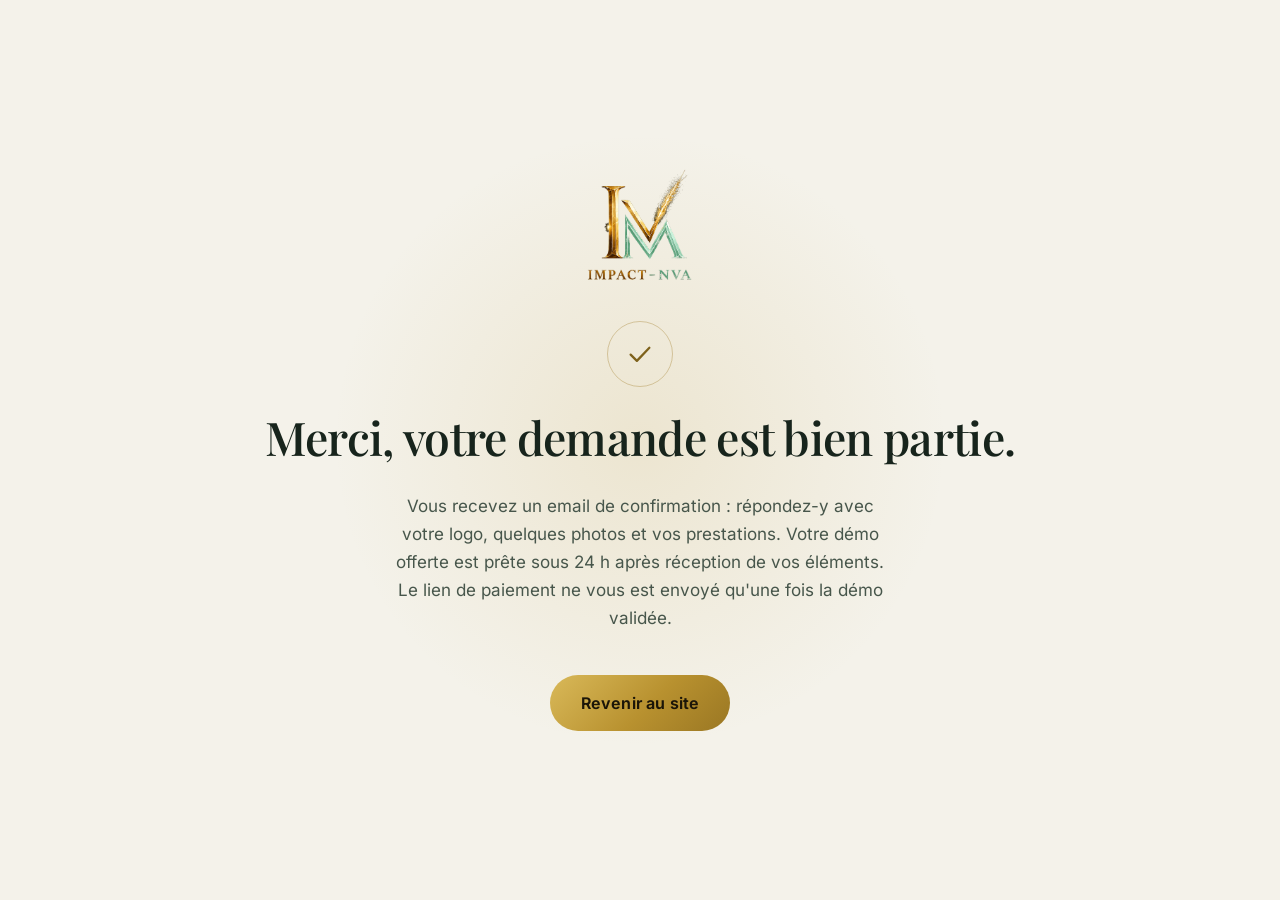
<file: merci.html>
<!DOCTYPE html>
<html lang="fr">
<head>
  <meta charset="UTF-8">
  <!-- Google Analytics (GA4) -->
  <script async src="https://www.googletagmanager.com/gtag/js?id=G-78S79Q7FZH"></script>
  <script>
    window.dataLayer = window.dataLayer || [];
    function gtag(){dataLayer.push(arguments);}
    gtag('js', new Date());
    gtag('config', 'G-78S79Q7FZH');
  </script>
  <meta name="viewport" content="width=device-width, initial-scale=1.0">
  <title>Merci — Impact-NVA</title>
  <meta name="description" content="Votre demande a bien été envoyée. Votre démo offerte est prête sous 24 h après réception de vos éléments.">
  <meta name="robots" content="noindex">
  <meta name="theme-color" content="#0A0F0C">

  <link rel="icon" type="image/png" sizes="32x32" href="assets/icons/favicon-32.png">
  <link rel="icon" type="image/png" sizes="16x16" href="assets/icons/favicon-16.png">
  <link rel="apple-touch-icon" href="assets/icons/apple-touch-icon.png">
  <link rel="stylesheet" href="assets/css/style.css?v=21112026">

  <script>
    (function () {
      document.documentElement.classList.add('js');
      var saved = null;
      try { saved = localStorage.getItem('inva-theme'); } catch (e) {}
      var theme = saved || (window.matchMedia && window.matchMedia('(prefers-color-scheme: light)').matches ? 'jour' : 'nuit');
      document.documentElement.setAttribute('data-theme', theme);
    })();
  </script>

  <style>
    .confirm-wrap {
      min-height: 100svh;
      display: flex;
      flex-direction: column;
      align-items: center;
      justify-content: center;
      text-align: center;
      padding: 2rem 1.4rem;
      position: relative;
      overflow: hidden;
    }
    .confirm-glow {
      position: absolute;
      inset: auto;
      top: 10%;
      left: 50%;
      transform: translateX(-50%);
      width: min(80vw, 700px);
      aspect-ratio: 1;
      background: radial-gradient(circle, var(--glow), transparent 62%);
      pointer-events: none;
    }
    .confirm-wrap img { height: 120px; width: auto; margin-bottom: 2rem; position: relative; }
    .confirm-check {
      width: 66px;
      height: 66px;
      border-radius: 50%;
      border: 1px solid var(--line-gold);
      display: flex;
      align-items: center;
      justify-content: center;
      margin-bottom: 1.6rem;
      color: var(--gold-text);
      position: relative;
    }
    .confirm-check svg { width: 30px; height: 30px; }
    .confirm-wrap h1 { font-size: clamp(2rem, 5vw, 2.9rem); letter-spacing: -0.015em; position: relative; }
    .confirm-wrap p { color: var(--ink-2); max-width: 46ch; position: relative; }
    .confirm-wrap .cta-button { margin-top: 1.6rem; position: relative; }
  </style>
</head>
<body>
  <main class="confirm-wrap">
    <div class="confirm-glow" aria-hidden="true"></div>
    <img src="assets/images/logo-impact.png" alt="Impact-NVA">
    <div class="confirm-check" aria-hidden="true">
      <svg viewBox="0 0 24 24" fill="none" stroke="currentColor" stroke-width="1.8" stroke-linecap="round" stroke-linejoin="round"><path d="M4.5 12.5 9.5 17.5 19.5 7"/></svg>
    </div>
    <h1>Merci, votre demande est bien partie.</h1>
    <p>Vous recevez un email de confirmation&nbsp;: répondez-y avec votre logo, quelques photos et vos prestations. Votre démo offerte est prête sous 24&nbsp;h après réception de vos éléments. Le lien de paiement ne vous est envoyé qu'une fois la démo validée.</p>
    <a class="cta-button" href="index.html">Revenir au site</a>
  </main>
</body>
</html>
</file>
<file: assets/css/style.css>
/* ==========================================================================
   Impact-NVA — V2 Prestige
   Une identité, deux ambiances : nuit (défaut) et jour.
   ========================================================================== */

/* ---------- Polices auto-hébergées ---------- */

@font-face {
  font-family: 'Playfair Display';
  font-style: normal;
  font-weight: 400 900;
  font-display: swap;
  src: url(../fonts/playfair-var.woff2) format('woff2');
}
@font-face {
  font-family: 'Inter';
  font-style: normal;
  font-weight: 100 900;
  font-display: swap;
  src: url(../fonts/inter-var.woff2) format('woff2');
}

/* ---------- Thèmes ---------- */

:root {
  /* Nuit (défaut) */
  --bg: #0A0F0C;
  --bg-2: #0C1310;
  --surface: #111B14;
  --surface-2: #16241B;
  --ink: #F5F7F6;
  --ink-2: #C4CFC6;
  --ink-3: #8FA096;
  --gold: #D4AF37;
  --gold-soft: #E8CE8C;
  --gold-text: #E3C878;
  --line: rgba(245, 247, 246, .10);
  --line-gold: rgba(212, 175, 55, .28);
  --cta-grad: linear-gradient(135deg, #EED9A0, #D4AF37 55%, #B98F22);
  --cta-ink: #171208;
  --glow: rgba(212, 175, 55, .12);
  --header-bg: rgba(10, 15, 12, .82);
  --shadow-soft: 0 6px 24px rgba(0, 0, 0, .35);
  --focus-ring: #E8CE8C;

  --container: 1180px;
  --radius-card: 16px;
  --radius-input: 12px;

  color-scheme: dark;
}

[data-theme="jour"] {
  --bg: #F4F2EA;
  --bg-2: #EDEADF;
  --surface: #FBFAF5;
  --surface-2: #EFECE1;
  --ink: #17241C;
  --ink-2: #47564B;
  --ink-3: #5F6F63;
  --gold: #A8842C;
  --gold-soft: #C4A24A;
  --gold-text: #7E621C;
  --line: rgba(23, 36, 28, .14);
  --line-gold: rgba(158, 122, 36, .35);
  --cta-grad: linear-gradient(135deg, #D9B959, #B8912F 55%, #9A7723);
  --cta-ink: #1B1508;
  --glow: rgba(196, 162, 74, .16);
  --header-bg: rgba(244, 242, 234, .85);
  --shadow-soft: 0 6px 24px rgba(80, 66, 30, .12);
  --focus-ring: #7E621C;

  color-scheme: light;
}

/* Sans JavaScript : suivre la préférence de l'appareil */
@media (prefers-color-scheme: light) {
  html:not([data-theme]) {
    --bg: #F4F2EA;
    --bg-2: #EDEADF;
    --surface: #FBFAF5;
    --surface-2: #EFECE1;
    --ink: #17241C;
    --ink-2: #47564B;
    --ink-3: #5F6F63;
    --gold: #A8842C;
    --gold-soft: #C4A24A;
    --gold-text: #7E621C;
    --line: rgba(23, 36, 28, .14);
    --line-gold: rgba(158, 122, 36, .35);
    --cta-grad: linear-gradient(135deg, #D9B959, #B8912F 55%, #9A7723);
    --cta-ink: #1B1508;
    --glow: rgba(196, 162, 74, .16);
    --header-bg: rgba(244, 242, 234, .85);
    --shadow-soft: 0 6px 24px rgba(80, 66, 30, .12);
    --focus-ring: #7E621C;
    color-scheme: light;
  }
}

/* ---------- Base ---------- */

*, *::before, *::after { box-sizing: border-box; }

html {
  scroll-behavior: smooth;
  -webkit-text-size-adjust: 100%;
}

body {
  margin: 0;
  background: var(--bg);
  color: var(--ink);
  font-family: 'Inter', system-ui, sans-serif;
  font-size: 1.0625rem;
  line-height: 1.65;
  transition: background-color .45s ease, color .45s ease;
}

img { max-width: 100%; height: auto; display: block; }

h1, h2, h3 {
  font-family: 'Playfair Display', Georgia, serif;
  font-optical-sizing: auto;
  font-weight: 540;
  line-height: 1.12;
  margin: 0 0 .6em;
  text-wrap: balance;
}

p { margin: 0 0 1em; }

a { color: var(--gold-text); text-decoration-thickness: 1px; text-underline-offset: 3px; }

:focus-visible {
  outline: 2px solid var(--focus-ring);
  outline-offset: 3px;
  border-radius: 4px;
}

::selection { background: var(--gold); color: var(--cta-ink); }

.container {
  max-width: var(--container);
  margin-inline: auto;
  padding-inline: clamp(1.1rem, 4vw, 2rem);
}

.container.narrow { max-width: 780px; }

.skip-link {
  position: absolute;
  left: -9999px;
  top: 0;
  z-index: 100;
  background: var(--surface);
  color: var(--ink);
  padding: .8rem 1.2rem;
  border-radius: 0 0 8px 0;
}
.skip-link:focus { left: 0; }

/* Échelle z-index */
:root {
  --z-header: 40;
  --z-menu: 50;
}

/* ---------- Boutons ---------- */

.cta-button {
  display: inline-block;
  background: var(--cta-grad);
  color: var(--cta-ink);
  font-weight: 650;
  font-size: 1rem;
  letter-spacing: .01em;
  text-decoration: none;
  border: 0;
  border-radius: 999px;
  padding: .95rem 1.9rem;
  cursor: pointer;
  transition: transform .25s cubic-bezier(.22, 1, .36, 1), box-shadow .25s ease, filter .25s ease;
}
.cta-button:hover { transform: translateY(-2px); filter: brightness(1.05); box-shadow: 0 6px 8px -4px rgba(0,0,0,.35); }
.cta-button:active { transform: translateY(0); }

.ghost-button {
  display: inline-block;
  color: var(--ink);
  font-weight: 550;
  font-size: 1rem;
  text-decoration: none;
  border: 1px solid var(--line-gold);
  border-radius: 999px;
  padding: .95rem 1.9rem;
  transition: border-color .25s ease, background-color .25s ease, transform .25s cubic-bezier(.22, 1, .36, 1);
}
.ghost-button:hover { border-color: var(--gold); background: var(--glow); transform: translateY(-2px); }

/* ---------- Header ---------- */

.site-header {
  position: fixed;
  inset: 0 0 auto 0;
  z-index: var(--z-header);
  background: var(--header-bg);
  -webkit-backdrop-filter: blur(14px) saturate(1.3);
  backdrop-filter: blur(14px) saturate(1.3);
  border-bottom: 1px solid transparent;
  transition: border-color .3s ease, background-color .45s ease;
}
.site-header.scrolled { border-bottom-color: var(--line); }

.header-inner {
  max-width: var(--container);
  margin-inline: auto;
  padding: .55rem clamp(1.1rem, 4vw, 2rem);
  display: flex;
  align-items: center;
  gap: 1.2rem;
  transition: padding .3s ease;
}
.site-header.scrolled .header-inner { padding-top: .35rem; padding-bottom: .35rem; }

.brand { display: flex; align-items: center; flex-shrink: 0; }
.brand-logo {
  width: auto;
  height: 62px;
  transition: height .3s ease;
}
.site-header.scrolled .brand-logo { height: 50px; }

.site-nav { margin-left: auto; }

.nav-links {
  display: flex;
  gap: clamp(.9rem, 2vw, 1.7rem);
  list-style: none;
  margin: 0;
  padding: 0;
}
.nav-links a {
  color: var(--ink-2);
  text-decoration: none;
  font-size: .95rem;
  font-weight: 500;
  padding: .35rem 0;
  border-bottom: 1px solid transparent;
  transition: color .2s ease, border-color .2s ease;
}
.nav-links a:hover { color: var(--ink); border-bottom-color: var(--gold); }

.header-actions { display: flex; align-items: center; gap: .9rem; }

.header-cta { padding: .65rem 1.3rem; font-size: .92rem; }

.theme-toggle {
  display: inline-flex;
  align-items: center;
  justify-content: center;
  width: 42px;
  height: 42px;
  border-radius: 999px;
  border: 1px solid var(--line-gold);
  background: transparent;
  color: var(--gold-text);
  cursor: pointer;
  transition: border-color .25s ease, background-color .25s ease, transform .4s cubic-bezier(.22, 1, .36, 1);
}
.theme-toggle:hover { border-color: var(--gold); background: var(--glow); transform: rotate(15deg); }
.theme-toggle svg { width: 21px; height: 21px; }
.icon-moon { display: none; }
[data-theme="jour"] .icon-sun { display: none; }
[data-theme="jour"] .icon-moon { display: block; }
html:not(.js) .theme-toggle { display: none; }

.nav-toggle {
  display: none;
  flex-direction: column;
  justify-content: center;
  gap: 5px;
  width: 42px;
  height: 42px;
  padding: 10px;
  background: transparent;
  border: 1px solid var(--line-gold);
  border-radius: 10px;
  cursor: pointer;
}
.nav-toggle span {
  display: block;
  height: 2px;
  border-radius: 2px;
  background: var(--ink);
  transition: transform .3s ease, opacity .3s ease;
}
.nav-toggle[aria-expanded="true"] span:nth-child(1) { transform: translateY(7px) rotate(45deg); }
.nav-toggle[aria-expanded="true"] span:nth-child(2) { opacity: 0; }
.nav-toggle[aria-expanded="true"] span:nth-child(3) { transform: translateY(-7px) rotate(-45deg); }

/* ---------- Sections : rythme ---------- */

.section { padding-block: clamp(4.2rem, 9vw, 7.5rem); }

.section-head { max-width: 720px; margin-bottom: clamp(2.2rem, 5vw, 3.5rem); }

.section-title {
  font-size: clamp(1.85rem, 3.6vw, 2.7rem);
  letter-spacing: -0.015em;
}

.section-lead {
  color: var(--ink-2);
  font-size: clamp(1.05rem, 1.6vw, 1.18rem);
  max-width: 62ch;
  text-wrap: pretty;
}
.section-lead.strong { color: var(--ink); font-weight: 550; }

/* ---------- Hero ---------- */

.hero {
  position: relative;
  padding-top: clamp(7.5rem, 14vw, 11rem);
  padding-bottom: clamp(3.5rem, 7vw, 6rem);
  overflow: hidden;
  background:
    radial-gradient(130% 90% at 78% 8%, var(--glow), transparent 55%),
    radial-gradient(80% 60% at 0% 100%, color-mix(in srgb, var(--gold) 6%, transparent), transparent 60%);
}
/* Grain très fin pour la profondeur */
.hero::after {
  content: '';
  position: absolute;
  inset: 0;
  pointer-events: none;
  opacity: .5;
  mix-blend-mode: soft-light;
  background-image: url("data:image/svg+xml,%3Csvg xmlns='http://www.w3.org/2000/svg' width='140' height='140'%3E%3Cfilter id='n'%3E%3CfeTurbulence type='fractalNoise' baseFrequency='0.85' numOctaves='2' stitchTiles='stitch'/%3E%3C/filter%3E%3Crect width='100%25' height='100%25' filter='url(%23n)' opacity='0.4'/%3E%3C/svg%3E");
}
[data-theme="jour"] .hero::after { opacity: .28; }

/* Vignette de profondeur (thème nuit) */
[data-theme="nuit"] .hero {
  box-shadow: inset 0 -130px 120px -70px rgba(0, 0, 0, .55), inset 0 0 260px 10px rgba(0, 0, 0, .22);
}

.hero-glow {
  position: absolute;
  inset: -25% -12% auto auto;
  width: 75%;
  aspect-ratio: 1;
  background: radial-gradient(circle at 62% 42%, var(--glow), transparent 62%);
  pointer-events: none;
  animation: hero-breath 9s ease-in-out infinite;
}
@keyframes hero-breath {
  0%, 100% { opacity: .7; transform: scale(1); }
  50% { opacity: 1; transform: scale(1.08); }
}

.hero-grid {
  position: relative;
  display: grid;
  grid-template-columns: minmax(0, 1.15fr) minmax(0, .85fr);
  gap: clamp(2rem, 5vw, 4rem);
  align-items: center;
}

.hero-kicker {
  color: var(--gold-text);
  font-size: .88rem;
  font-weight: 600;
  letter-spacing: .14em;
  text-transform: uppercase;
  margin-bottom: 1.4rem;
}

.hero-title {
  font-size: clamp(2.45rem, 5.2vw, 4rem);
  letter-spacing: -0.02em;
  line-height: 1.07;
  margin-bottom: .5em;
}
.hero-title .hero-accent {
  font-weight: 560;
  color: var(--gold-text);
}

.hero-subtitle {
  color: var(--ink-2);
  font-size: clamp(1.08rem, 1.7vw, 1.22rem);
  max-width: 54ch;
  margin-bottom: 2rem;
  text-wrap: pretty;
}

.hero-actions {
  display: flex;
  flex-wrap: wrap;
  gap: .9rem;
  margin-bottom: clamp(2.4rem, 5vw, 3.4rem);
}

.hero-marks {
  display: flex;
  gap: clamp(1.4rem, 3.5vw, 2.8rem);
  margin: 0;
  padding-top: 1.6rem;
  border-top: 1px solid var(--line-gold);
  width: fit-content;
  padding-right: clamp(1rem, 4vw, 3rem);
}
.hero-marks .mark dt {
  font-family: 'Playfair Display', Georgia, serif;
  font-size: clamp(1.5rem, 2.6vw, 2rem);
  font-weight: 560;
  color: var(--gold-text);
  line-height: 1.1;
}
.hero-marks .mark dd {
  margin: .15rem 0 0;
  color: var(--ink-3);
  font-size: .88rem;
}

.hero-visual {
  position: relative;
  display: flex;
  justify-content: center;
  align-items: center;
  isolation: isolate;
}
/* Halo derrière le logo */
.hero-visual::before {
  content: '';
  position: absolute;
  z-index: -1;
  width: 80%;
  aspect-ratio: 1;
  border-radius: 50%;
  background: radial-gradient(circle, color-mix(in srgb, var(--gold) 22%, transparent), transparent 68%);
  filter: blur(14px);
  animation: hero-breath 9s ease-in-out infinite;
}
.hero-orbits {
  position: absolute;
  z-index: -1;
  width: 118%;
  aspect-ratio: 1;
  color: var(--line-gold);
  animation: hero-spin 44s linear infinite;
}
@keyframes hero-spin { to { transform: rotate(360deg); } }
.hero-visual img {
  width: min(100%, 420px);
  filter: drop-shadow(0 0 60px var(--glow)) drop-shadow(0 14px 24px rgba(0, 0, 0, .3));
  animation: hero-float 7s ease-in-out infinite;
}
@keyframes hero-float {
  0%, 100% { transform: translateY(0); }
  50% { transform: translateY(-14px); }
}
[data-theme="jour"] .hero-visual img {
  filter: drop-shadow(0 10px 22px rgba(80, 66, 30, .22));
}

/* ---------- Bande confiance ---------- */

.trust-band {
  border-top: 1px solid var(--line);
  border-bottom: 1px solid var(--line);
  background: var(--bg-2);
  padding-block: 1.5rem;
  transition: background-color .45s ease;
}

.trust-list {
  display: grid;
  grid-template-columns: repeat(auto-fit, minmax(150px, 1fr));
  gap: 1rem 1.5rem;
  list-style: none;
  margin: 0;
  padding: 0;
}
.trust-list li {
  display: flex;
  align-items: center;
  gap: .65rem;
  color: var(--ink-2);
  font-size: .9rem;
  font-weight: 500;
}
.trust-list svg {
  width: 22px;
  height: 22px;
  color: var(--gold-text);
  flex-shrink: 0;
}

/* ---------- Problème → promesse ---------- */

.section-pitch { padding-bottom: clamp(2.5rem, 5vw, 4rem); }
.section-pitch .section-title { max-width: 20ch; }

/* ---------- Avant / Après ---------- */

.ba-section {
  position: relative;
  background: var(--bg-2);
  border-block: 1px solid var(--line);
  transition: background-color .45s ease;
}

.ba-showcase {
  display: grid;
  grid-template-columns: repeat(auto-fit, minmax(340px, 1fr));
  gap: clamp(1.4rem, 3vw, 2.2rem);
}

.ba-card { margin: 0; }
.ba-card figcaption {
  margin-top: 1rem;
  color: var(--ink-2);
  font-size: .98rem;
}

.ba-slider {
  position: relative;
  aspect-ratio: 3 / 2;
  overflow: hidden;
  border: 1px solid var(--line-gold);
  border-radius: var(--radius-card);
  background: var(--surface);
  touch-action: pan-y;
  box-shadow: var(--shadow-soft);
  --cut: 50%;
}

.ba-old, .ba-new { position: absolute; inset: 0; }
.ba-old img, .ba-new img {
  position: absolute;
  inset: 0;
  width: 100%;
  height: 100%;
  object-fit: cover;
}

.ba-new { clip-path: inset(0 0 0 var(--cut)); }

.ba-label {
  position: absolute;
  bottom: 14px;
  z-index: 3;
  font-size: .72rem;
  font-weight: 650;
  letter-spacing: .16em;
  text-transform: uppercase;
  padding: .3rem .8rem;
  border-radius: 999px;
  pointer-events: none;
}
.ba-label-old { left: 14px; background: rgba(20, 20, 18, .88); color: #EDEAE0; }
.ba-label-new { right: 14px; background: rgba(212, 175, 55, .96); color: #171208; }

.ba-handle {
  position: absolute;
  top: 0;
  bottom: 0;
  left: var(--cut);
  z-index: 4;
  width: 2px;
  margin-left: -1px;
  background: var(--gold);
  pointer-events: none;
}
.ba-handle-grip {
  position: absolute;
  top: 50%;
  left: 50%;
  transform: translate(-50%, -50%);
  width: 44px;
  height: 44px;
  border-radius: 50%;
  background: var(--cta-grad);
  box-shadow: 0 4px 8px -2px rgba(0, 0, 0, .4);
  display: flex;
  align-items: center;
  justify-content: center;
}
.ba-handle-grip::before {
  content: '';
  width: 14px;
  height: 10px;
  background:
    linear-gradient(45deg, transparent 50%, #171208 50%) left / 5px 100% no-repeat,
    linear-gradient(-45deg, transparent 50%, #171208 50%) right / 5px 100% no-repeat;
  clip-path: polygon(0 50%, 38% 0, 38% 100%, 0 50%, 100% 50%, 62% 0, 62% 100%, 100% 50%);
  background: #171208;
}

.ba-range {
  position: absolute;
  inset: 0;
  z-index: 5;
  width: 100%;
  height: 100%;
  margin: 0;
  opacity: 0;
  cursor: ew-resize;
  -webkit-appearance: none;
  appearance: none;
  background: transparent;
}
.ba-range::-webkit-slider-thumb {
  -webkit-appearance: none;
  appearance: none;
  width: 60px;
  height: 100%;
}
.ba-range::-moz-range-thumb { width: 60px; height: 100%; border: 0; }
.ba-slider:has(.ba-range:focus-visible) .ba-handle-grip {
  outline: 2px solid var(--focus-ring);
  outline-offset: 3px;
}

.ba-hint {
  margin-top: 1rem;
  color: var(--ink-3);
  font-size: .9rem;
}

/* ---------- Bénéfices ---------- */

.section-benefits {
  padding-top: clamp(4.2rem, 9vw, 7.5rem);
  position: relative;
  overflow: hidden;
}
.section-benefits::before {
  content: '';
  position: absolute;
  top: 8%;
  right: -12%;
  width: 46%;
  aspect-ratio: 1;
  background: radial-gradient(circle, var(--glow), transparent 66%);
  pointer-events: none;
}

.benefits-grid {
  position: relative;
  display: grid;
  grid-template-columns: minmax(0, .9fr) minmax(0, 1.1fr);
  gap: clamp(2rem, 6vw, 5rem);
  align-items: start;
}

.benefit-list {
  list-style: none;
  margin: 0;
  padding: 0;
  counter-reset: benefit;
}
.benefit-list li {
  counter-increment: benefit;
  position: relative;
  padding: 1.6rem 0 1.6rem 4.2rem;
  border-top: 1px solid var(--line);
}
.benefit-list li:last-child { border-bottom: 1px solid var(--line); }
.benefit-list li::before {
  content: counter(benefit);
  position: absolute;
  left: .4rem;
  top: 1.45rem;
  font-family: 'Playfair Display', Georgia, serif;
  font-size: 1.9rem;
  font-weight: 500;
  color: var(--gold-text);
  line-height: 1;
}
.benefit-list h3 { font-size: 1.35rem; margin-bottom: .35rem; }
.benefit-list p { color: var(--ink-2); margin: 0; max-width: 52ch; }

/* ---------- Réalisations & preuves ---------- */

#realisations {
  background: var(--bg);
  position: relative;
  overflow: hidden;
}
#realisations::before {
  content: '';
  position: absolute;
  bottom: -8%;
  left: -14%;
  width: 50%;
  aspect-ratio: 1;
  background: radial-gradient(circle, var(--glow), transparent 66%);
  pointer-events: none;
}
#realisations .container { position: relative; }

.gallery {
  display: grid;
  grid-template-columns: repeat(3, minmax(0, 1fr));
  grid-auto-rows: 220px;
  gap: 14px;
}
.g-item {
  position: relative;
  margin: 0;
  border-radius: var(--radius-card);
  overflow: hidden;
}
.g-item img {
  width: 100%;
  height: 100%;
  object-fit: cover;
  transition: transform .6s cubic-bezier(.22, 1, .36, 1);
}
.g-item:hover img { transform: scale(1.04); }
.g-item figcaption {
  position: absolute;
  inset: auto 0 0 0;
  padding: 1.8rem 1.1rem .8rem;
  background: linear-gradient(180deg, transparent, rgba(8, 10, 8, .78));
  color: #F5F7F6;
  font-size: .9rem;
  font-weight: 550;
}
.g-tall { grid-row: span 2; }
.g-wide { grid-column: span 2; }

.proof-strip {
  display: flex;
  flex-wrap: wrap;
  gap: 1.5rem 3rem;
  margin-top: clamp(2rem, 5vw, 3rem);
  padding: 1.5rem 0;
  border-block: 1px solid var(--line-gold);
}
.proof-strip .stat dt, .proof-strip .stat .stat-value {
  font-family: 'Playfair Display', Georgia, serif;
  font-size: 2rem;
  font-weight: 560;
  color: var(--gold-text);
}
.proof-strip .stat .stat-label { color: var(--ink-3); font-size: .88rem; }

.reviews {
  display: grid;
  grid-template-columns: repeat(auto-fit, minmax(280px, 1fr));
  gap: 14px;
  margin-top: clamp(2rem, 5vw, 3rem);
}
.review-card {
  background: var(--surface);
  border: 1px solid var(--line);
  border-radius: var(--radius-card);
  padding: 1.4rem 1.5rem;
}
.review-card .stars { color: var(--gold); letter-spacing: .14em; }
.review-card blockquote { margin: .6rem 0; color: var(--ink-2); }
.review-card cite { color: var(--ink-3); font-style: normal; font-size: .88rem; }

.guarantees {
  display: grid;
  grid-template-columns: repeat(auto-fit, minmax(220px, 1fr));
  gap: 1.6rem 2rem;
  list-style: none;
  margin: clamp(2.4rem, 5vw, 3.6rem) 0 0;
  padding: 0;
}
.guarantees li { display: flex; gap: .9rem; align-items: flex-start; }
.guarantees svg { width: 26px; height: 26px; color: var(--gold-text); flex-shrink: 0; margin-top: .15rem; }
.guarantees strong { display: block; font-size: .98rem; }
.guarantees span { color: var(--ink-3); font-size: .9rem; }

/* Bande partenaires */
.partners {
  margin-top: clamp(2.6rem, 5vw, 3.8rem);
  padding-top: clamp(2rem, 4vw, 2.6rem);
  border-top: 1px solid var(--line);
  text-align: center;
}
.partners-label {
  color: var(--ink-3);
  font-size: .82rem;
  letter-spacing: .1em;
  text-transform: uppercase;
  margin: 0 0 1.6rem;
}
.partners-logos {
  display: flex;
  flex-wrap: wrap;
  justify-content: center;
  align-items: center;
  gap: 1.4rem clamp(2rem, 6vw, 4.5rem);
  list-style: none;
  margin: 0;
  padding: 0;
}
.partner {
  display: flex;
  flex-direction: column;
  align-items: center;
  gap: .5rem;
  color: var(--ink-2);
  opacity: .78;
  transition: opacity .25s ease;
}
.partner:hover { opacity: 1; }
.partner-github { width: 34px; height: 34px; color: var(--ink); }
.partner-name {
  font-family: 'Playfair Display', Georgia, serif;
  font-weight: 600;
  font-size: 1.3rem;
  color: var(--ink);
  line-height: 1;
}
/* GitHub : mark + nom sur une ligne */
.partner:first-child {
  flex-direction: row;
  flex-wrap: wrap;
  justify-content: center;
  gap: .2rem .5rem;
}
.partner:first-child .partner-role { flex-basis: 100%; }
.partner-img {
  height: 30px;
  width: auto;
  object-fit: contain;
}
.partner-stripe { height: 39px; }
[data-theme="jour"] .partner-img { filter: brightness(0) saturate(0); }
.partner-role {
  font-size: .72rem;
  letter-spacing: .08em;
  text-transform: uppercase;
  color: var(--ink-3);
}

/* ---------- Processus ---------- */

.section-process {
  position: relative;
  overflow: hidden;
  background: var(--bg-2);
  border-block: 1px solid var(--line);
  transition: background-color .45s ease;
}
.section-process::before {
  content: '';
  position: absolute;
  top: -12%;
  left: 50%;
  transform: translateX(-50%);
  width: 60%;
  aspect-ratio: 2 / 1;
  background: radial-gradient(ellipse, var(--glow), transparent 68%);
  pointer-events: none;
}
.section-process .container { position: relative; }

.process {
  display: grid;
  grid-template-columns: repeat(4, minmax(0, 1fr));
  gap: clamp(1.4rem, 3vw, 2.4rem);
  list-style: none;
  margin: 0;
  padding: 0;
  position: relative;
}
.process::before {
  content: '';
  position: absolute;
  top: 27px;
  left: 3%;
  right: 3%;
  height: 1px;
  background: var(--line-gold);
}
.step { position: relative; padding-top: 4.4rem; }
.step-num {
  position: absolute;
  top: 0;
  left: 0;
  width: 54px;
  height: 54px;
  display: flex;
  align-items: center;
  justify-content: center;
  border-radius: 50%;
  background: var(--surface);
  border: 1px solid var(--line-gold);
  font-family: 'Playfair Display', Georgia, serif;
  font-size: 1.35rem;
  color: var(--gold-text);
}
.step h3 { font-size: 1.22rem; margin-bottom: .35rem; }
.step p { color: var(--ink-2); font-size: .97rem; margin: 0; }

/* ---------- Offre ---------- */

.section-offer {
  position: relative;
  overflow: hidden;
}
.section-offer::before {
  content: '';
  position: absolute;
  top: 50%;
  right: -10%;
  transform: translateY(-50%);
  width: 42%;
  aspect-ratio: 1;
  background: radial-gradient(circle, var(--glow), transparent 64%);
  pointer-events: none;
}
.section-offer .container { position: relative; }

.offer-grid {
  display: grid;
  grid-template-columns: minmax(0, 1.1fr) minmax(0, .9fr);
  gap: clamp(2rem, 6vw, 5rem);
  align-items: start;
}

.offer-included {
  list-style: none;
  margin: 1.8rem 0 0;
  padding: 0;
}
.offer-included li {
  position: relative;
  padding: .55rem 0 .55rem 2rem;
  border-bottom: 1px solid var(--line);
  color: var(--ink-2);
}
.offer-included li:first-child { border-top: 1px solid var(--line); }
.offer-included li::before {
  content: '';
  position: absolute;
  left: .2rem;
  top: 1.05rem;
  width: 12px;
  height: 7px;
  border-left: 2px solid var(--gold);
  border-bottom: 2px solid var(--gold);
  transform: rotate(-45deg);
}
.offer-note { color: var(--ink-3); font-size: .88em; }

.offer-card {
  position: sticky;
  top: 110px;
  text-align: center;
  border: 1px solid transparent;
  border-radius: var(--radius-card);
  padding: clamp(2rem, 4vw, 2.8rem) clamp(1.8rem, 4vw, 2.6rem);
  background:
    radial-gradient(120% 70% at 50% 0%, var(--glow), transparent 60%) padding-box,
    linear-gradient(var(--surface), var(--surface)) padding-box,
    linear-gradient(165deg, rgba(212, 175, 55, .75), rgba(212, 175, 55, .12) 55%, rgba(212, 175, 55, .45)) border-box;
}
[data-theme="jour"] .offer-card {
  background:
    radial-gradient(120% 70% at 50% 0%, var(--glow), transparent 60%) padding-box,
    linear-gradient(var(--surface), var(--surface)) padding-box,
    linear-gradient(165deg, rgba(158, 122, 36, .8), rgba(158, 122, 36, .18) 55%, rgba(158, 122, 36, .5)) border-box;
}
.offer-flag {
  display: inline-block;
  background: var(--cta-grad);
  color: var(--cta-ink);
  font-size: .78rem;
  font-weight: 700;
  letter-spacing: .12em;
  text-transform: uppercase;
  border-radius: 999px;
  padding: .42rem 1.15rem;
  margin: 0 0 1.2rem;
}
.offer-name {
  font-family: 'Playfair Display', Georgia, serif;
  font-size: 1.25rem;
  color: var(--ink);
  margin-bottom: .5rem;
}
.offer-price { margin-bottom: 1rem; }
.offer-price .price-now {
  font-family: 'Playfair Display', Georgia, serif;
  font-size: clamp(3.6rem, 7vw, 4.6rem);
  font-weight: 580;
  color: var(--gold-text);
  line-height: 1;
}
.offer-price .price-old {
  color: var(--ink-3);
  font-size: 1.45rem;
  margin-left: .6rem;
}
.offer-save {
  display: inline-block;
  background: color-mix(in srgb, var(--gold) 16%, transparent);
  color: var(--gold-text);
  font-weight: 650;
  font-size: .92rem;
  letter-spacing: .01em;
  border: 1px solid var(--line-gold);
  border-radius: 999px;
  padding: .35rem 1rem;
  margin: 0 0 1.1rem;
}
.offer-scarcity {
  display: flex;
  align-items: center;
  justify-content: center;
  gap: .55rem;
  font-weight: 650;
  font-size: 1.02rem;
  color: var(--ink);
  border-block: 1px solid var(--line-gold);
  padding: .8rem 0;
  margin: 0 0 1rem;
}
.offer-scarcity svg { width: 22px; height: 22px; color: var(--gold-text); flex-shrink: 0; }
.offer-terms-list {
  list-style: none;
  margin: 0 0 1.5rem;
  padding: 0;
  color: var(--ink-2);
  font-size: .93rem;
}
.offer-terms-list li { padding: .18rem 0; }
.offer-card .cta-button { width: 100%; font-size: 1.06rem; padding: 1.05rem 1.9rem; }
.offer-reassure {
  margin: 1.1rem 0 0;
  color: var(--ink-3);
  font-size: .87rem;
}

/* Trois offres côte à côte, Prestige mise en avant */
.offer-head { text-align: center; max-width: 46rem; margin-inline: auto; }
.offer-head .section-lead { margin-inline: auto; }
.offer-trio {
  display: grid;
  grid-template-columns: repeat(3, minmax(0, 1fr));
  gap: 1.4rem;
  align-items: stretch;
  margin-top: 2.6rem;
}
.offer-trio .offer-card { position: static; display: flex; flex-direction: column; }
.offer-trio .offer-card:not(.offer-card-alt) { transform: translateY(-.7rem); box-shadow: var(--shadow-soft); }
.offer-trio .offer-card-alt {
  background:
    linear-gradient(var(--surface), var(--surface)) padding-box,
    linear-gradient(var(--line), var(--line)) border-box;
}
.offer-trio .offer-price .price-now { font-size: clamp(2.6rem, 4vw, 3.3rem); }
.offer-for { color: var(--ink-2); font-size: .95rem; margin: 0 0 1.1rem; }
.offer-trio .offer-terms-list { text-align: left; flex-grow: 1; }
.offer-trio .offer-terms-list li {
  position: relative;
  padding: .45rem 0 .45rem 1.7rem;
  border-bottom: 1px solid var(--line);
}
.offer-trio .offer-terms-list li::before {
  content: '';
  position: absolute;
  left: .15rem;
  top: .95rem;
  width: 11px;
  height: 6px;
  border-left: 2px solid var(--gold);
  border-bottom: 2px solid var(--gold);
  transform: rotate(-45deg);
}
.offer-trio .cta-button,
.offer-trio .ghost-button { width: 100%; }
.offer-after {
  max-width: 52rem;
  margin: 2.8rem auto 0;
  padding: 1.6rem 1.8rem;
  border: 1px solid var(--line-gold);
  border-radius: var(--radius-card);
  background: var(--surface);
}
.offer-after-title { margin: 0 0 .8rem; color: var(--ink); }
.offer-after-list { list-style: none; margin: 0 0 .8rem; padding: 0; color: var(--ink-2); font-size: .95rem; }
.offer-after-list li { padding: .3rem 0; }
.offer-after .offer-note { margin: 0; }
@media (max-width: 900px) {
  .offer-trio { grid-template-columns: 1fr; max-width: 30rem; margin-inline: auto; }
  .offer-trio .offer-card:not(.offer-card-alt) { transform: none; }
}

/* ---------- FAQ ---------- */

.section-faq { background: var(--bg); }

.faq { border-top: 1px solid var(--line); }

.faq-item { border-bottom: 1px solid var(--line); }
.faq-item summary {
  list-style: none;
  cursor: pointer;
  display: flex;
  align-items: center;
  justify-content: space-between;
  gap: 1.5rem;
  padding: 1.25rem 0;
  font-weight: 560;
  font-size: 1.06rem;
  color: var(--ink);
  transition: color .2s ease;
}
.faq-item summary::-webkit-details-marker { display: none; }
.faq-item summary:hover { color: var(--gold-text); }
.faq-item summary::after {
  content: '';
  flex-shrink: 0;
  width: 12px;
  height: 12px;
  border-right: 2px solid var(--gold-text);
  border-bottom: 2px solid var(--gold-text);
  transform: rotate(45deg);
  transition: transform .3s ease;
  margin-right: .3rem;
}
.faq-item[open] summary::after { transform: rotate(-135deg); }
.faq-body { padding: 0 0 1.4rem; }
.faq-body p { color: var(--ink-2); max-width: 68ch; margin: 0; }

/* ---------- Contact ---------- */

.section-contact {
  position: relative;
  background: var(--bg-2);
  border-top: 1px solid var(--line);
  overflow: hidden;
  transition: background-color .45s ease;
}
.section-contact::before {
  content: '';
  position: absolute;
  left: -15%;
  bottom: -40%;
  width: 60%;
  aspect-ratio: 1;
  background: radial-gradient(circle, var(--glow), transparent 65%);
  pointer-events: none;
}

.contact-grid {
  position: relative;
  display: grid;
  grid-template-columns: minmax(0, .95fr) minmax(0, 1.05fr);
  gap: clamp(2rem, 6vw, 5rem);
  align-items: start;
}

.contact-steps {
  list-style: none;
  margin: 1.8rem 0;
  padding: 0;
  counter-reset: cstep;
}
.contact-steps li {
  counter-increment: cstep;
  position: relative;
  padding: .7rem 0 .7rem 2.6rem;
}
.contact-steps li::before {
  content: counter(cstep);
  position: absolute;
  left: 0;
  top: .75rem;
  width: 26px;
  height: 26px;
  display: flex;
  align-items: center;
  justify-content: center;
  border-radius: 50%;
  border: 1px solid var(--line-gold);
  color: var(--gold-text);
  font-size: .85rem;
  font-family: 'Playfair Display', Georgia, serif;
}
.contact-steps strong { display: block; font-size: 1rem; }
.contact-steps span { color: var(--ink-3); font-size: .92rem; }

.contact-alt { color: var(--ink-2); }

.contact-form {
  background: var(--surface);
  border: 1px solid var(--line);
  border-radius: var(--radius-card);
  padding: clamp(1.5rem, 3.5vw, 2.2rem);
}

.form-row { margin-bottom: 1.1rem; }
.form-duo {
  display: grid;
  grid-template-columns: 1fr 1fr;
  gap: 1.1rem;
}
.form-row label {
  display: block;
  font-size: .9rem;
  font-weight: 550;
  margin-bottom: .4rem;
  color: var(--ink);
}
.req { color: var(--gold-text); }

.form-row input,
.form-row select,
.form-row textarea {
  width: 100%;
  font: inherit;
  font-size: .98rem;
  color: var(--ink);
  background: var(--bg);
  border: 1px solid var(--line);
  border-radius: var(--radius-input);
  padding: .75rem .95rem;
  transition: border-color .2s ease, box-shadow .2s ease;
}
.form-row textarea { resize: vertical; min-height: 110px; }
.form-row input::placeholder,
.form-row textarea::placeholder { color: var(--ink-3); }
.form-row input:focus,
.form-row select:focus,
.form-row textarea:focus {
  outline: none;
  border-color: var(--gold);
  box-shadow: 0 0 0 3px var(--glow);
}

.hp-field {
  position: absolute !important;
  left: -9999px !important;
  width: 1px;
  height: 1px;
  overflow: hidden;
}

.form-submit { width: 100%; margin-top: .4rem; }
.form-submit[disabled] { opacity: .6; cursor: wait; transform: none; }

.form-status { min-height: 1.4em; margin: .8rem 0 0; font-size: .93rem; }
.form-status.error { color: #E08A8A; }
[data-theme="jour"] .form-status.error { color: #A33B3B; }
.form-status.loading { color: var(--ink-2); }

.form-privacy {
  margin: .9rem 0 0;
  color: var(--ink-3);
  font-size: .82rem;
}

/* ---------- Footer ---------- */

.site-footer {
  border-top: 1px solid var(--line);
  background: var(--bg);
  padding-top: clamp(2.8rem, 6vw, 4.5rem);
}

.footer-grid {
  display: grid;
  grid-template-columns: minmax(0, 1.3fr) minmax(0, .8fr) minmax(0, .9fr);
  gap: 2.5rem;
  padding-bottom: 2.5rem;
}

.footer-brand img { height: 84px; width: auto; margin-bottom: 1rem; }
.footer-brand p { color: var(--ink-3); font-size: .95rem; max-width: 34ch; }

.footer-title {
  font-family: 'Playfair Display', Georgia, serif;
  color: var(--gold-text);
  font-size: 1.05rem;
  margin-bottom: .8rem;
}

.footer-nav ul { list-style: none; margin: 0; padding: 0; }
.footer-nav li { margin-bottom: .45rem; }
.footer-nav a, .footer-contact a {
  color: var(--ink-2);
  text-decoration: none;
  font-size: .95rem;
}
.footer-nav a:hover, .footer-contact a:hover { color: var(--gold-text); }
.footer-contact p { margin: 0 0 .45rem; color: var(--ink-2); font-size: .95rem; }

.footer-legal {
  border-top: 1px solid var(--line);
  padding-block: 1.3rem;
}
.footer-legal p { margin: 0; color: var(--ink-3); font-size: .85rem; }

/* ---------- Apparitions au défilement ---------- */

html.js .reveal {
  opacity: 0;
  transform: translateY(26px);
  transition: opacity .8s cubic-bezier(.22, 1, .36, 1), transform .8s cubic-bezier(.22, 1, .36, 1);
}
html.js .reveal.visible {
  opacity: 1;
  transform: none;
}

/* ---------- Mouvement réduit ---------- */

@media (prefers-reduced-motion: reduce) {
  html { scroll-behavior: auto; }
  *, *::before, *::after {
    transition-duration: .01ms !important;
    animation-duration: .01ms !important;
    animation-iteration-count: 1 !important;
  }
  html.js .reveal { opacity: 1; transform: none; }
}

/* ---------- Responsive ---------- */

@media (max-width: 1024px) {
  .header-cta { display: none; }
}

@media (max-width: 900px) {
  .site-nav {
    position: fixed;
    top: 0;
    left: 0;
    right: 0;
    z-index: var(--z-menu);
    margin: 0;
    pointer-events: none;
  }
  .nav-links {
    flex-direction: column;
    gap: 0;
    background: var(--header-bg);
    -webkit-backdrop-filter: blur(18px) saturate(1.3);
    backdrop-filter: blur(18px) saturate(1.3);
    border-bottom: 1px solid var(--line-gold);
    padding: 5.6rem 1.4rem 1.2rem;
    transform: translateY(-100%);
    opacity: 0;
    transition: transform .4s cubic-bezier(.22, 1, .36, 1), opacity .3s ease;
  }
  .nav-links.open {
    transform: none;
    opacity: 1;
    pointer-events: auto;
  }
  .nav-links a {
    display: block;
    padding: .85rem .2rem;
    font-size: 1.05rem;
    border-bottom: 1px solid var(--line);
  }
  .nav-toggle { display: flex; position: relative; z-index: calc(var(--z-menu) + 1); }

  .hero-grid { grid-template-columns: 1fr; }
  .hero-visual { display: none; }
  .hero-glow { inset: -10% -30% auto auto; width: 120%; }

  .benefits-grid, .offer-grid, .contact-grid { grid-template-columns: 1fr; }
  .offer-card { position: static; }

  .process { grid-template-columns: 1fr 1fr; gap: 2rem 1.6rem; }
  .process::before { display: none; }
}

@media (max-width: 640px) {
  body { font-size: 1rem; }

  .brand-logo { height: 52px; }
  .site-header.scrolled .brand-logo { height: 46px; }

  .hero { padding-top: 6.2rem; }
  .hero-marks { width: 100%; justify-content: space-between; padding-right: 0; gap: 1rem; }

  .trust-list { justify-content: flex-start; }

  .ba-slider { aspect-ratio: 4 / 3; }

  .gallery { grid-template-columns: 1fr 1fr; grid-auto-rows: 160px; }
  .g-wide { grid-column: span 2; }
  .g-tall { grid-row: span 2; }

  .process { grid-template-columns: 1fr; }
  .step { padding-top: 0; padding-left: 4.2rem; }
  .step-num { width: 44px; height: 44px; font-size: 1.15rem; }

  .form-duo { grid-template-columns: 1fr; gap: 0; }

  .footer-grid { grid-template-columns: 1fr; gap: 1.8rem; }
}


/* Case de demande de demo, dans les formulaires de contact. */
.case-demo{display:flex;gap:10px;align-items:flex-start;margin:18px 0 6px;cursor:pointer;font-weight:400}
.case-demo input{width:auto;margin:3px 0 0;flex:0 0 auto}
.case-demo span{font-size:.92rem;line-height:1.5}
.case-demo-note{margin:0 0 18px 28px;font-size:.82rem;opacity:.72}

/* 21/11/2026 */
.partners-domaine{margin:1.4rem 0 0;color:var(--ink-3);font-size:.9rem}
.footer-legal a,.footer-bottom a{color:inherit;text-decoration:underline}
</file>
